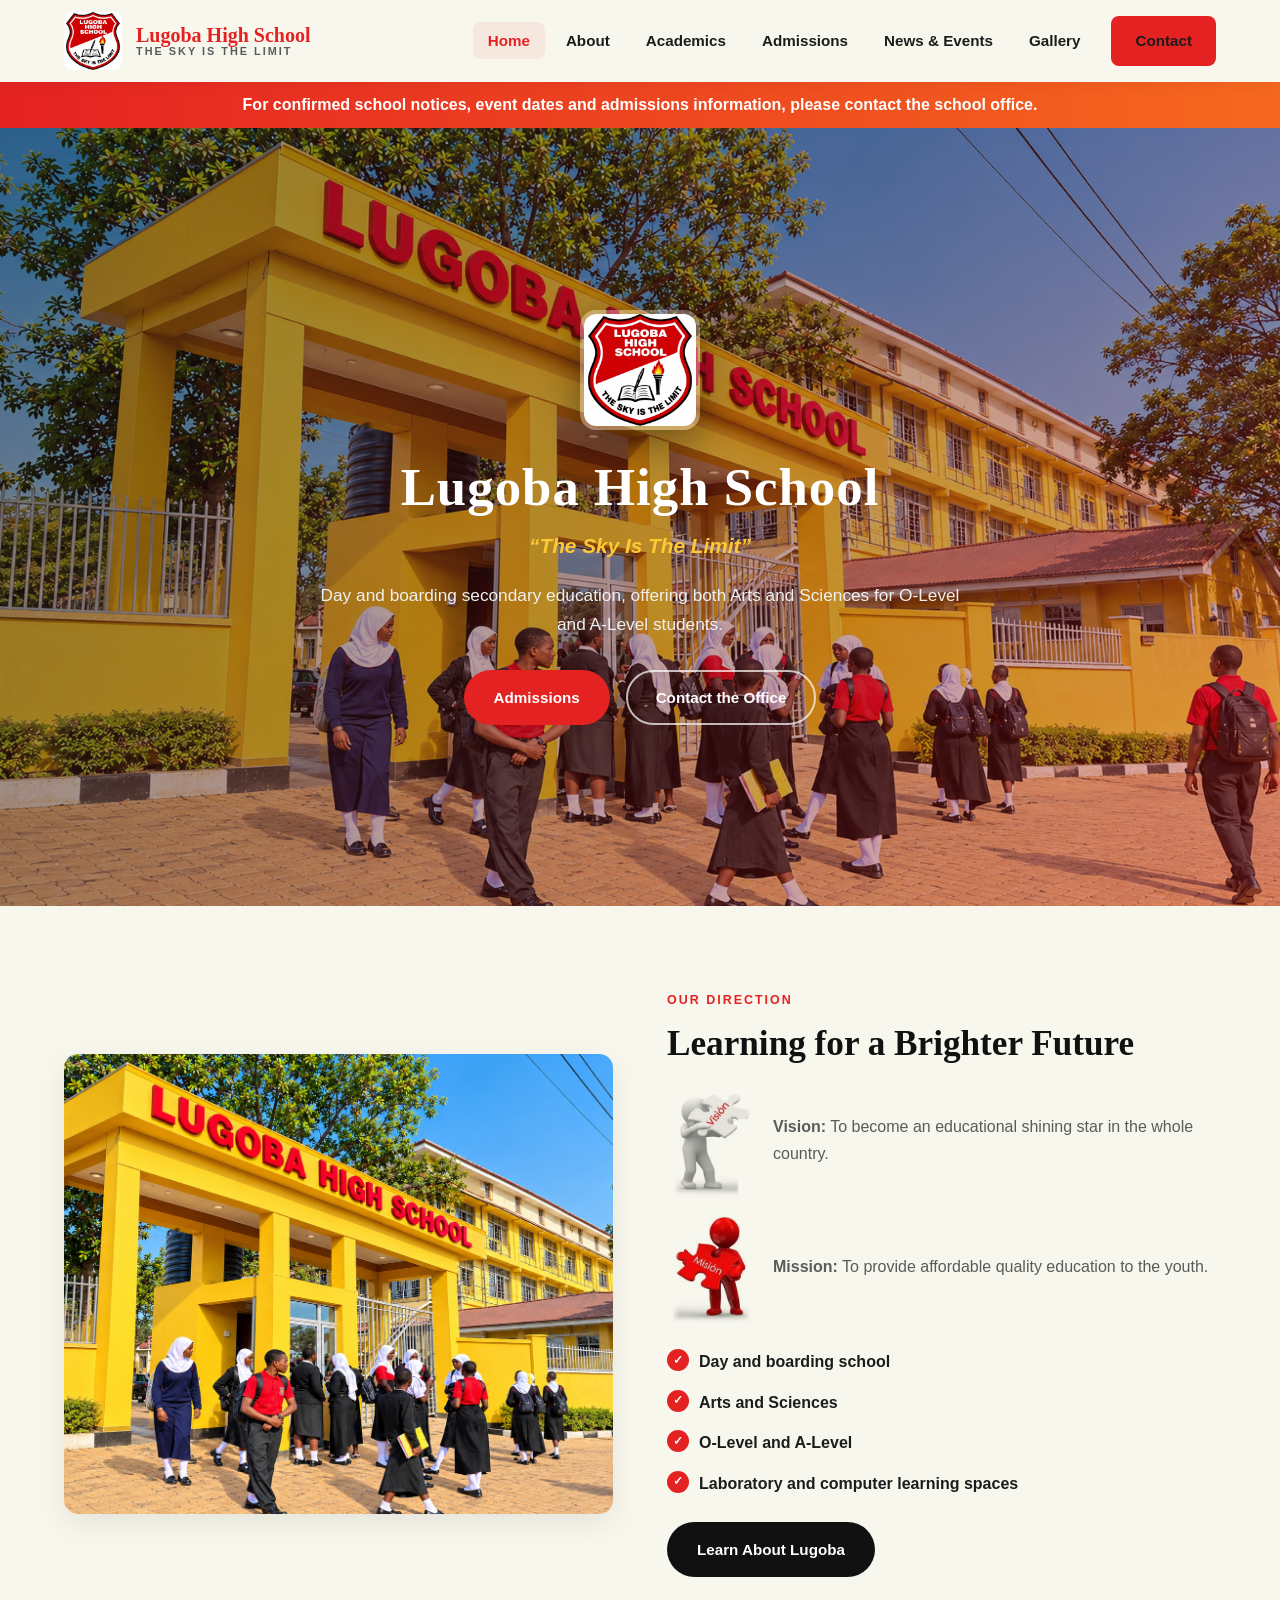
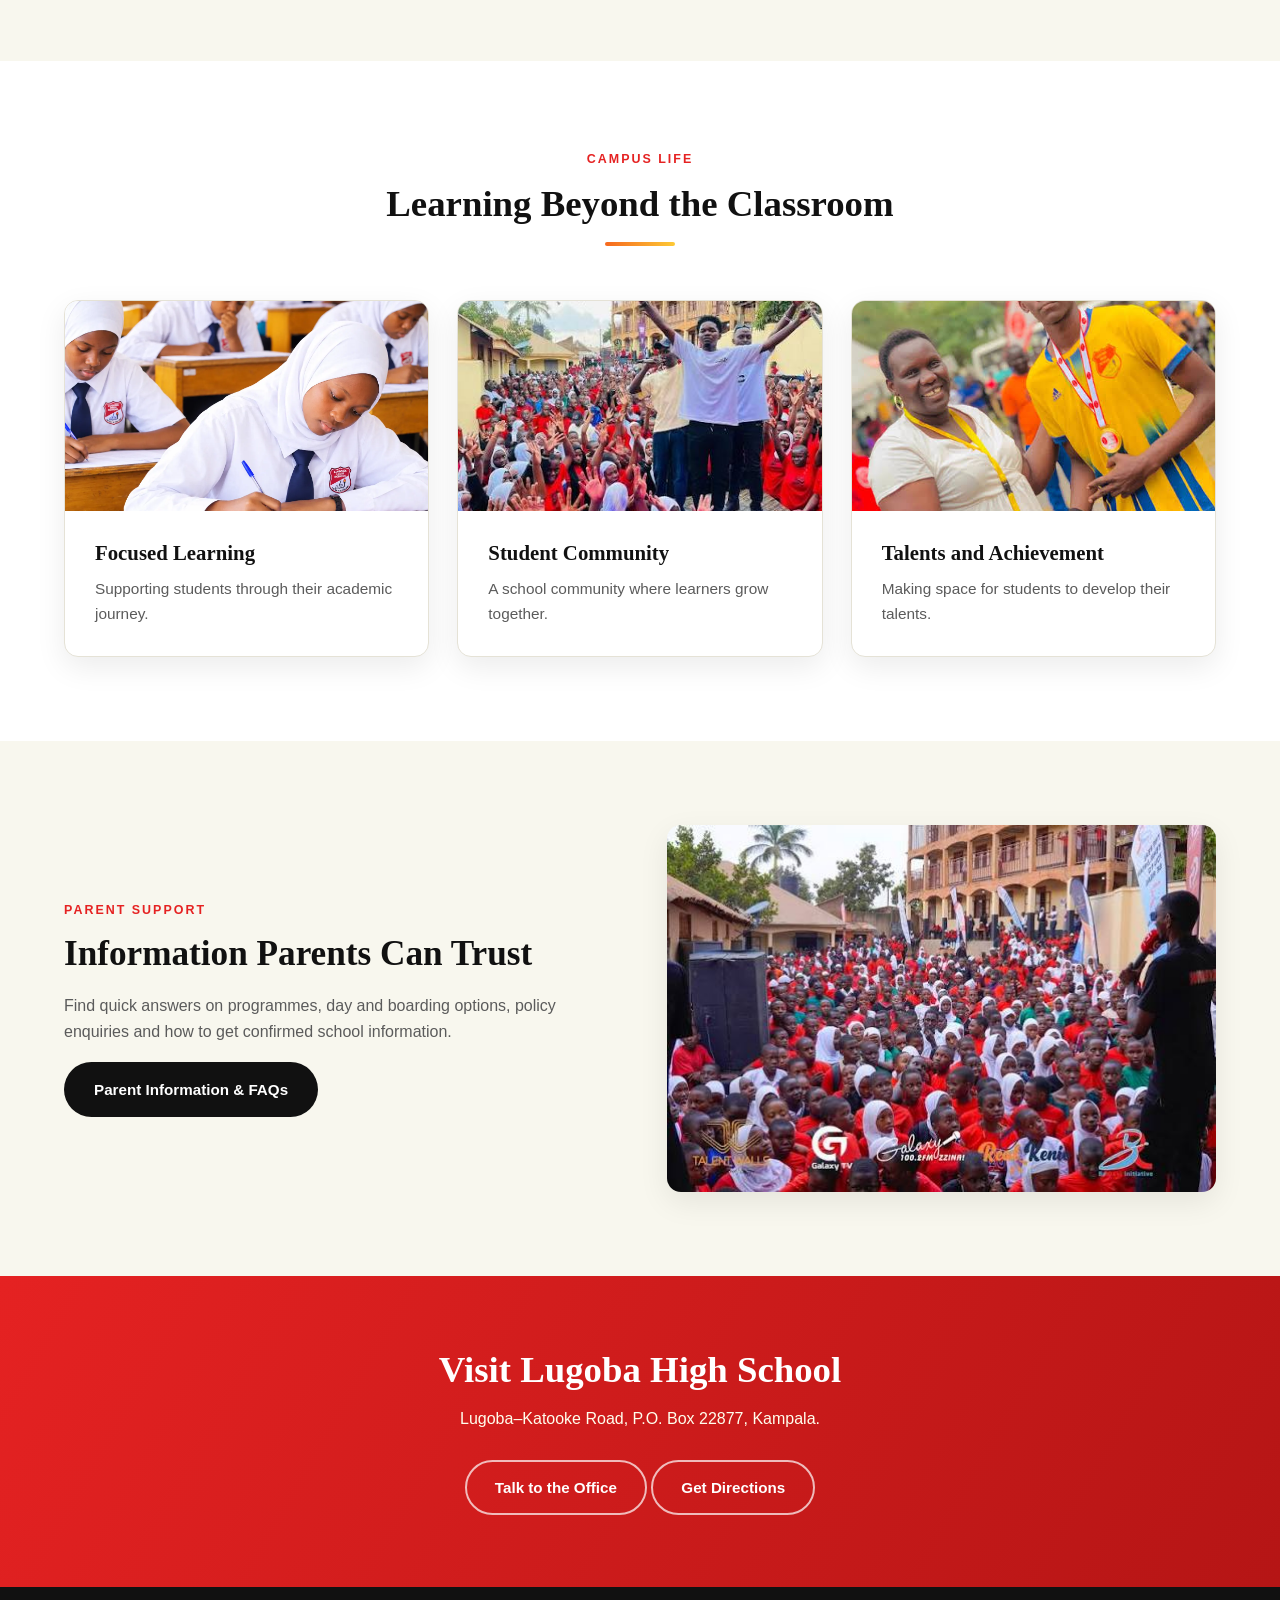
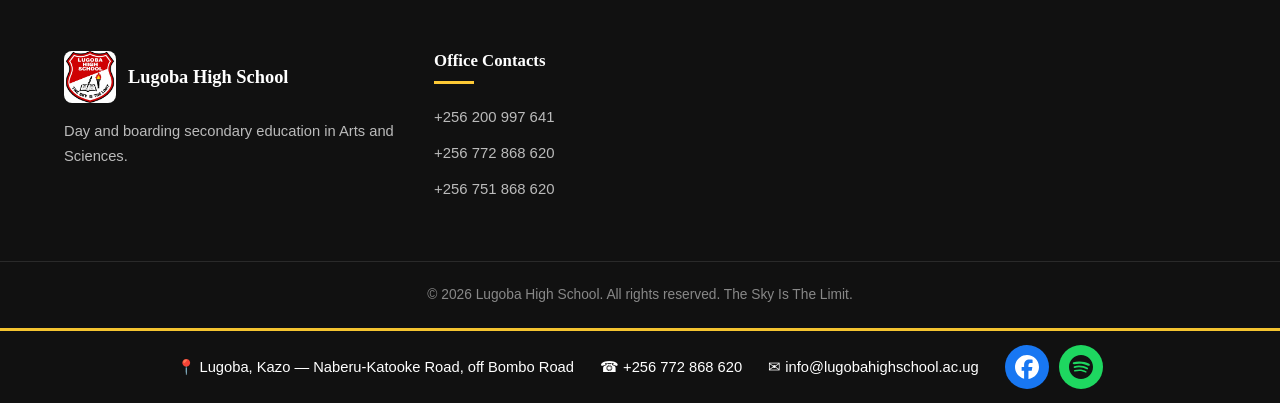
<file: index.html>
<!doctype html><html lang="en"><head><meta charset="utf-8"><meta name="viewport" content="width=device-width,initial-scale=1"><title>Lugoba High School | The Sky Is The Limit</title><meta name="description" content="Day and boarding secondary education in Arts and Sciences."><link rel="canonical" href="https://asha1512-i.github.io/lugoba-high-school/"><link rel="icon" href="img/badge.webp" type="image/png"><meta property="og:type" content="website"><meta property="og:title" content="Lugoba High School | The Sky Is The Limit"><meta property="og:description" content="Day and boarding secondary education in Arts and Sciences."><meta property="og:url" content="https://asha1512-i.github.io/lugoba-high-school/"><meta property="og:image" content="https://asha1512-i.github.io/lugoba-high-school/img/badge.webp"><meta name="twitter:card" content="summary_large_image"><link rel="stylesheet" href="css/styles.css"><style>.purpose-row{display:flex;align-items:center;gap:1rem;margin:0 0 .7rem}.purpose-row img{width:90px;height:115px;object-fit:contain;flex:none}.purpose-row p{margin:0}.purpose-figure{display:block;width:150px;height:190px;object-fit:contain;margin:0 auto 1rem}@media(max-width:480px){.purpose-row img{width:75px;height:105px}}.purpose-row img,.purpose-figure{mix-blend-mode:multiply;box-shadow:none!important;border-radius:0!important}</style></head><body><header class="header"><nav class="nav"><a class="brand" href="index.html"><img src="img/badge.webp" alt="Lugoba badge"><span class="bt">Lugoba High School<span class="bs">The Sky Is The Limit</span></span></a><ul class="menu" id="menu"><li><a class="active" href="index.html">Home</a></li><li><a href="about.html">About</a></li><li><a href="academics.html">Academics</a></li><li><a href="admissions.html">Admissions</a></li><li><a href="news.html">News &amp; Events</a></li><li><a href="gallery.html">Gallery</a></li><li><a class="btn btn-primary" href="contact.html">Contact</a></li></ul><button class="burger" id="burger" aria-label="Menu"><span></span><span></span><span></span></button></nav></header><div class="marquee" role="status"><div class="container">For confirmed school notices, event dates and admissions information, please contact the school office.</div></div><section class="hero"><div class="container"><img class="badge-float" src="img/badge.webp" alt="Lugoba High School badge"><h1>Lugoba High School</h1><p class="motto">“The Sky Is The Limit”</p><p>Day and boarding secondary education, offering both Arts and Sciences for O-Level and A-Level students.</p><div class="hero-btns"><a class="btn btn-primary" href="admissions.html">Admissions</a><a class="btn btn-ghost" href="contact.html">Contact the Office</a></div></div></section><section class="sec"><div class="container two-col reveal"><img src="img/Lugoba%20High%20School%20Entrance%20Scene.png" alt="Lugoba High School campus"><div><span class="kicker">Our direction</span><h2>Learning for a Brighter Future</h2><div class="purpose-row"><img src="img/vision-figure.svg" alt="" loading="lazy"><p><strong>Vision:</strong> To become an educational shining star in the whole country.</p></div><div class="purpose-row"><img src="img/mission-figure.svg" alt="" loading="lazy"><p><strong>Mission:</strong> To provide affordable quality education to the youth.</p></div><ul class="ticks"><li>Day and boarding school</li><li>Arts and Sciences</li><li>O-Level and A-Level</li><li>Laboratory and computer learning spaces</li></ul><a class="btn btn-dark" href="about.html">Learn About Lugoba</a></div></div></section><section class="sec why"><div class="container"><div class="sec-head reveal"><span class="kicker">Campus life</span><h2>Learning Beyond the Classroom</h2><div class="divider"></div></div><div class="grid-3"><div class="card reveal"><img class="top" src="img/classroom.webp" alt="Students learning"><div class="card-body"><h3>Focused Learning</h3><p>Supporting students through their academic journey.</p></div></div><div class="card reveal"><img class="top" src="img/image%201.jpg" alt="Student community"><div class="card-body"><h3>Student Community</h3><p>A school community where learners grow together.</p></div></div><div class="card reveal"><img class="top" src="img/sports.jpg" alt="Student achievement"><div class="card-body"><h3>Talents and Achievement</h3><p>Making space for students to develop their talents.</p></div></div></div></div></section><section class="sec"><div class="container two-col reveal"><div><span class="kicker">Parent support</span><h2>Information Parents Can Trust</h2><p>Find quick answers on programmes, day and boarding options, policy enquiries and how to get confirmed school information.</p><a class="btn btn-dark" href="parents.html">Parent Information &amp; FAQs</a></div><img src="img/image%202.jpg" alt="Students at Lugoba High School"></div></section><section class="cta"><div class="container reveal"><h2>Visit Lugoba High School</h2><p>Lugoba–Katooke Road, P.O. Box 22877, Kampala.</p><a class="btn btn-ghost" href="contact.html">Talk to the Office</a> <a class="btn btn-ghost" target="_blank" rel="noopener" href="https://www.google.com/maps/search/?api=1&amp;query=Lugoba%20Katooke%20Road%2C%20Kampala">Get Directions</a></div></section><footer class="footer"><div class="container"><div class="fgrid"><div><div class="fbrand"><img src="img/badge.webp" alt="Lugoba badge"><b>Lugoba High School</b></div><p>Day and boarding secondary education in Arts and Sciences.</p></div><div><h4>Office Contacts</h4><ul><li><a href="tel:+256200997641">+256 200 997 641</a></li><li><a href="tel:+256772868620">+256 772 868 620</a></li><li><a href="tel:+256751868620">+256 751 868 620</a></li></ul></div></div></div><div class="copy">&copy; 2026 Lugoba High School. All rights reserved. The Sky Is The Limit.</div></footer><script src="js/main.js"></script></body></html>
</file>
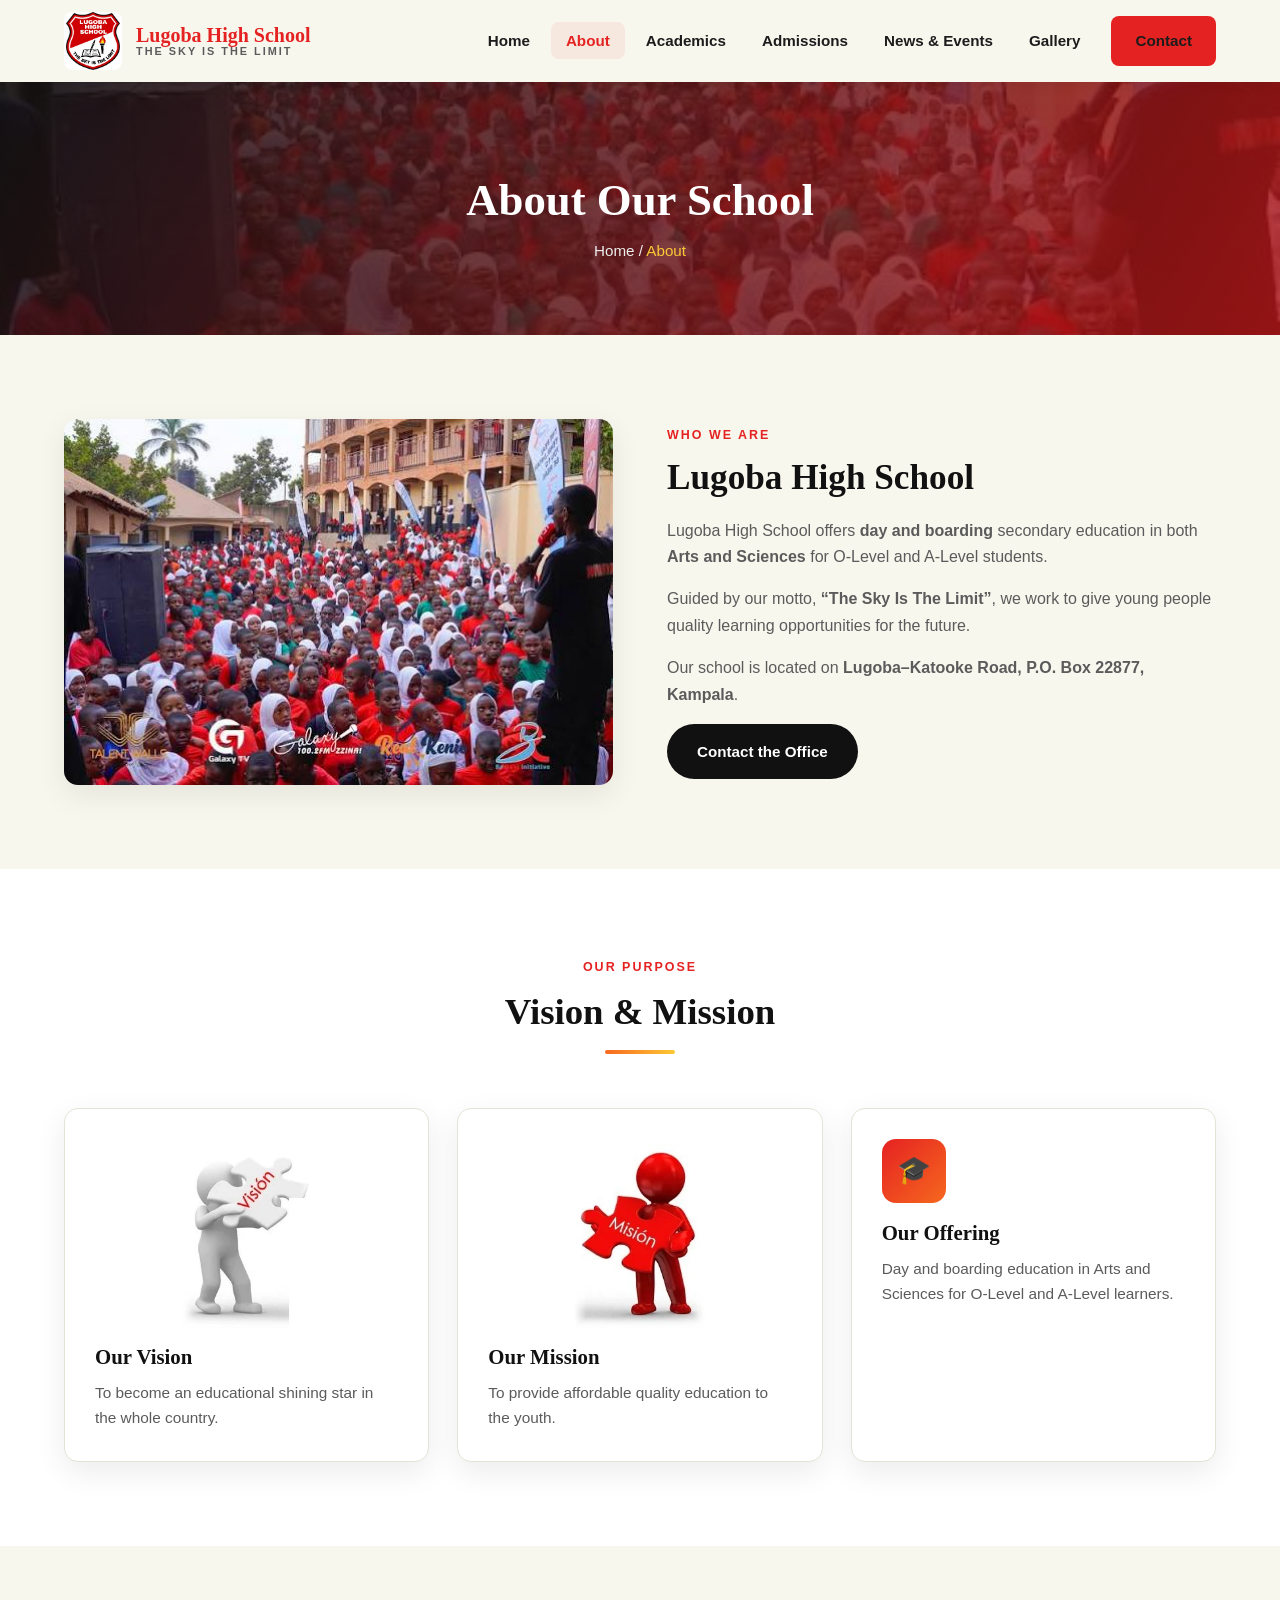
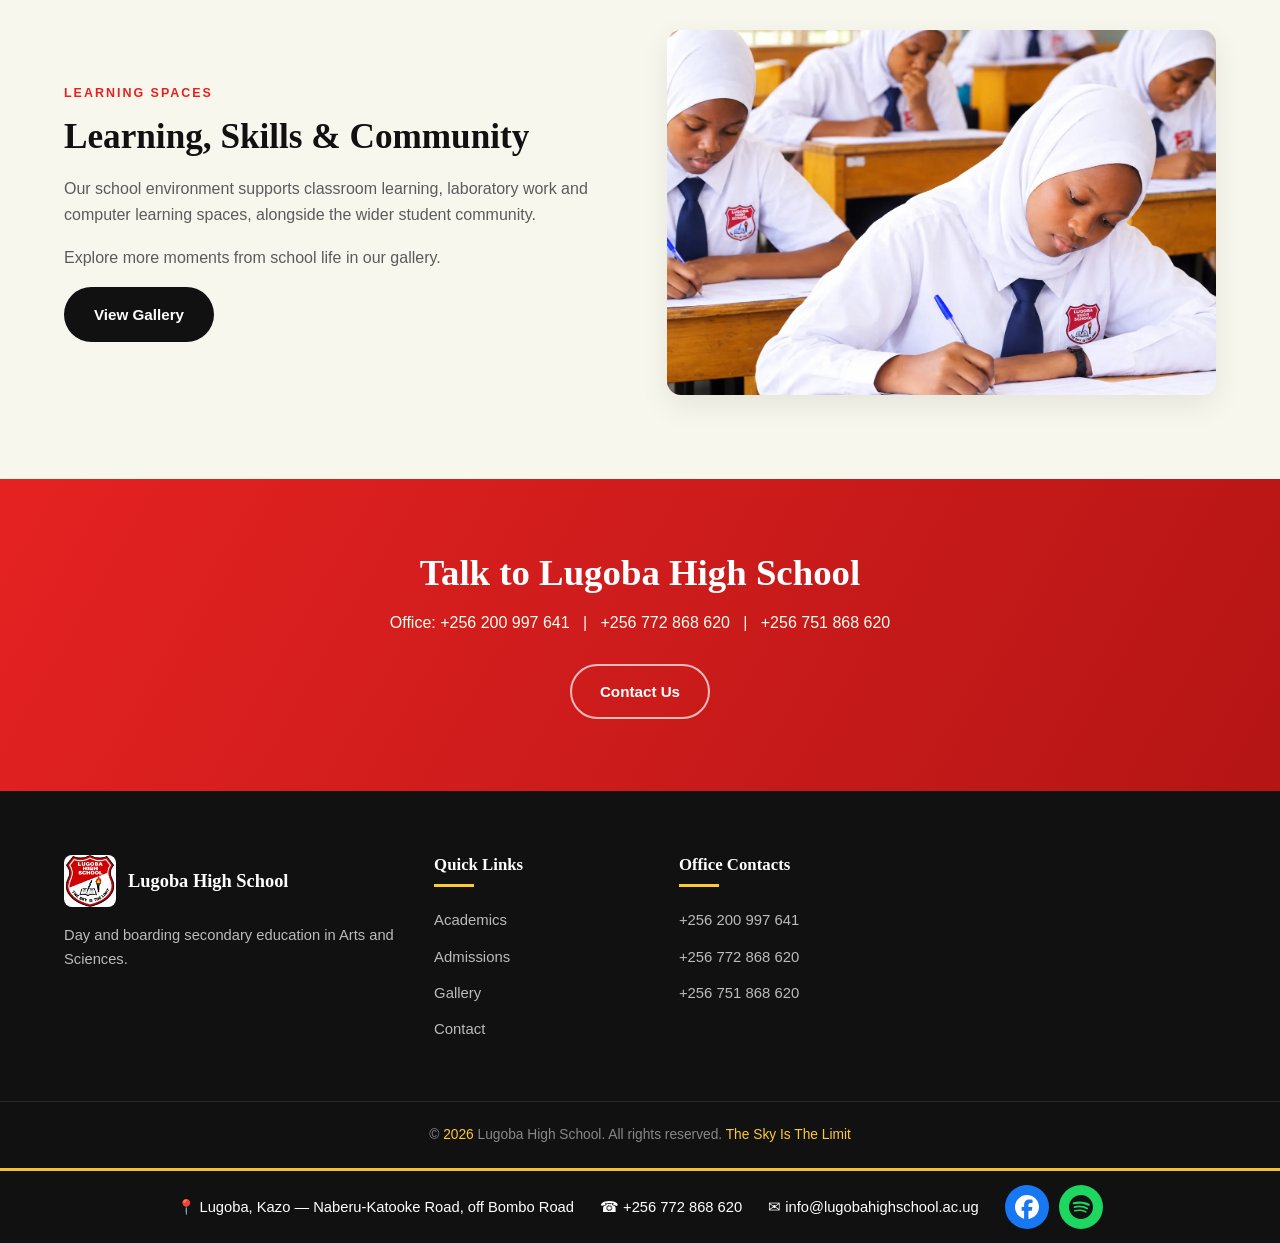
<file: about.html>
<!doctype html><html lang="en"><head><meta charset="utf-8"><meta name="viewport" content="width=device-width,initial-scale=1"><title>About Lugoba High School</title><meta name="description" content="About Lugoba High School: day and boarding education in Arts and Sciences for O-Level and A-Level learners."><link rel="icon" href="img/badge.webp" type="image/png"><link rel="stylesheet" href="css/styles.css"><style>.purpose-row{display:flex;align-items:center;gap:1rem;margin:0 0 .7rem}.purpose-row img{width:90px;height:115px;object-fit:contain;flex:none}.purpose-row p{margin:0}.purpose-figure{display:block;width:150px;height:190px;object-fit:contain;margin:0 auto 1rem}@media(max-width:480px){.purpose-row img{width:75px;height:105px}}.purpose-row img,.purpose-figure{mix-blend-mode:multiply;box-shadow:none!important;border-radius:0!important}</style></head><body><header class="header"><nav class="nav"><a class="brand" href="index.html"><img src="img/badge.webp" alt="Lugoba High School badge"><span class="bt">Lugoba High School<span class="bs">The Sky Is The Limit</span></span></a><ul class="menu" id="menu"><li><a href="index.html">Home</a></li><li><a class="active" href="about.html">About</a></li><li><a href="academics.html">Academics</a></li><li><a href="admissions.html">Admissions</a></li><li><a href="news.html">News &amp; Events</a></li><li><a href="gallery.html">Gallery</a></li><li><a class="btn btn-primary" href="contact.html">Contact</a></li></ul><button class="burger" id="burger" aria-label="Menu"><span></span><span></span><span></span></button></nav></header><section class="banner"><div class="container"><h1>About Our School</h1><div class="crumbs"><a href="index.html">Home</a> / <span>About</span></div></div></section><section class="sec"><div class="container two-col reveal"><img src="img/image%202.jpg" alt="Students at Lugoba High School"><div><span class="kicker">Who we are</span><h2>Lugoba High School</h2><p>Lugoba High School offers <strong>day and boarding</strong> secondary education in both <strong>Arts and Sciences</strong> for O-Level and A-Level students.</p><p>Guided by our motto, <strong>“The Sky Is The Limit”</strong>, we work to give young people quality learning opportunities for the future.</p><p>Our school is located on <strong>Lugoba–Katooke Road, P.O. Box 22877, Kampala</strong>.</p><a class="btn btn-dark" href="contact.html">Contact the Office</a></div></div></section><section class="sec why"><div class="container"><div class="sec-head reveal"><span class="kicker">Our purpose</span><h2>Vision &amp; Mission</h2><div class="divider"></div></div><div class="grid-3"><div class="card reveal"><div class="card-body"><img class="purpose-figure" src="img/vision-figure.svg" alt="" loading="lazy"><h3>Our Vision</h3><p>To become an educational shining star in the whole country.</p></div></div><div class="card reveal"><div class="card-body"><img class="purpose-figure" src="img/mission-figure.svg" alt="" loading="lazy"><h3>Our Mission</h3><p>To provide affordable quality education to the youth.</p></div></div><div class="card reveal"><div class="card-body"><div class="ico">&#127891;</div><h3>Our Offering</h3><p>Day and boarding education in Arts and Sciences for O-Level and A-Level learners.</p></div></div></div></div></section><section class="sec"><div class="container two-col reveal"><div><span class="kicker">Learning spaces</span><h2>Learning, Skills &amp; Community</h2><p>Our school environment supports classroom learning, laboratory work and computer learning spaces, alongside the wider student community.</p><p>Explore more moments from school life in our gallery.</p><a class="btn btn-dark" href="gallery.html">View Gallery</a></div><img src="img/classroom.webp" alt="Students learning at Lugoba High School"></div></section><section class="cta"><div class="container reveal"><h2>Talk to Lugoba High School</h2><p>Office: +256 200 997 641 &nbsp; | &nbsp; +256 772 868 620 &nbsp; | &nbsp; +256 751 868 620</p><a class="btn btn-ghost" href="contact.html">Contact Us</a></div></section><footer class="footer"><div class="container"><div class="fgrid"><div><div class="fbrand"><img src="img/badge.webp" alt="Lugoba High School badge"><b>Lugoba High School</b></div><p>Day and boarding secondary education in Arts and Sciences.</p></div><div><h4>Quick Links</h4><ul><li><a href="academics.html">Academics</a></li><li><a href="admissions.html">Admissions</a></li><li><a href="gallery.html">Gallery</a></li><li><a href="contact.html">Contact</a></li></ul></div><div><h4>Office Contacts</h4><ul><li><a href="tel:+256200997641">+256 200 997 641</a></li><li><a href="tel:+256772868620">+256 772 868 620</a></li><li><a href="tel:+256751868620">+256 751 868 620</a></li></ul></div></div></div><div class="copy">&copy; <span id="year">2026</span> Lugoba High School. All rights reserved. <span>The Sky Is The Limit</span></div></footer><script src="js/main.js"></script></body></html>
</file>
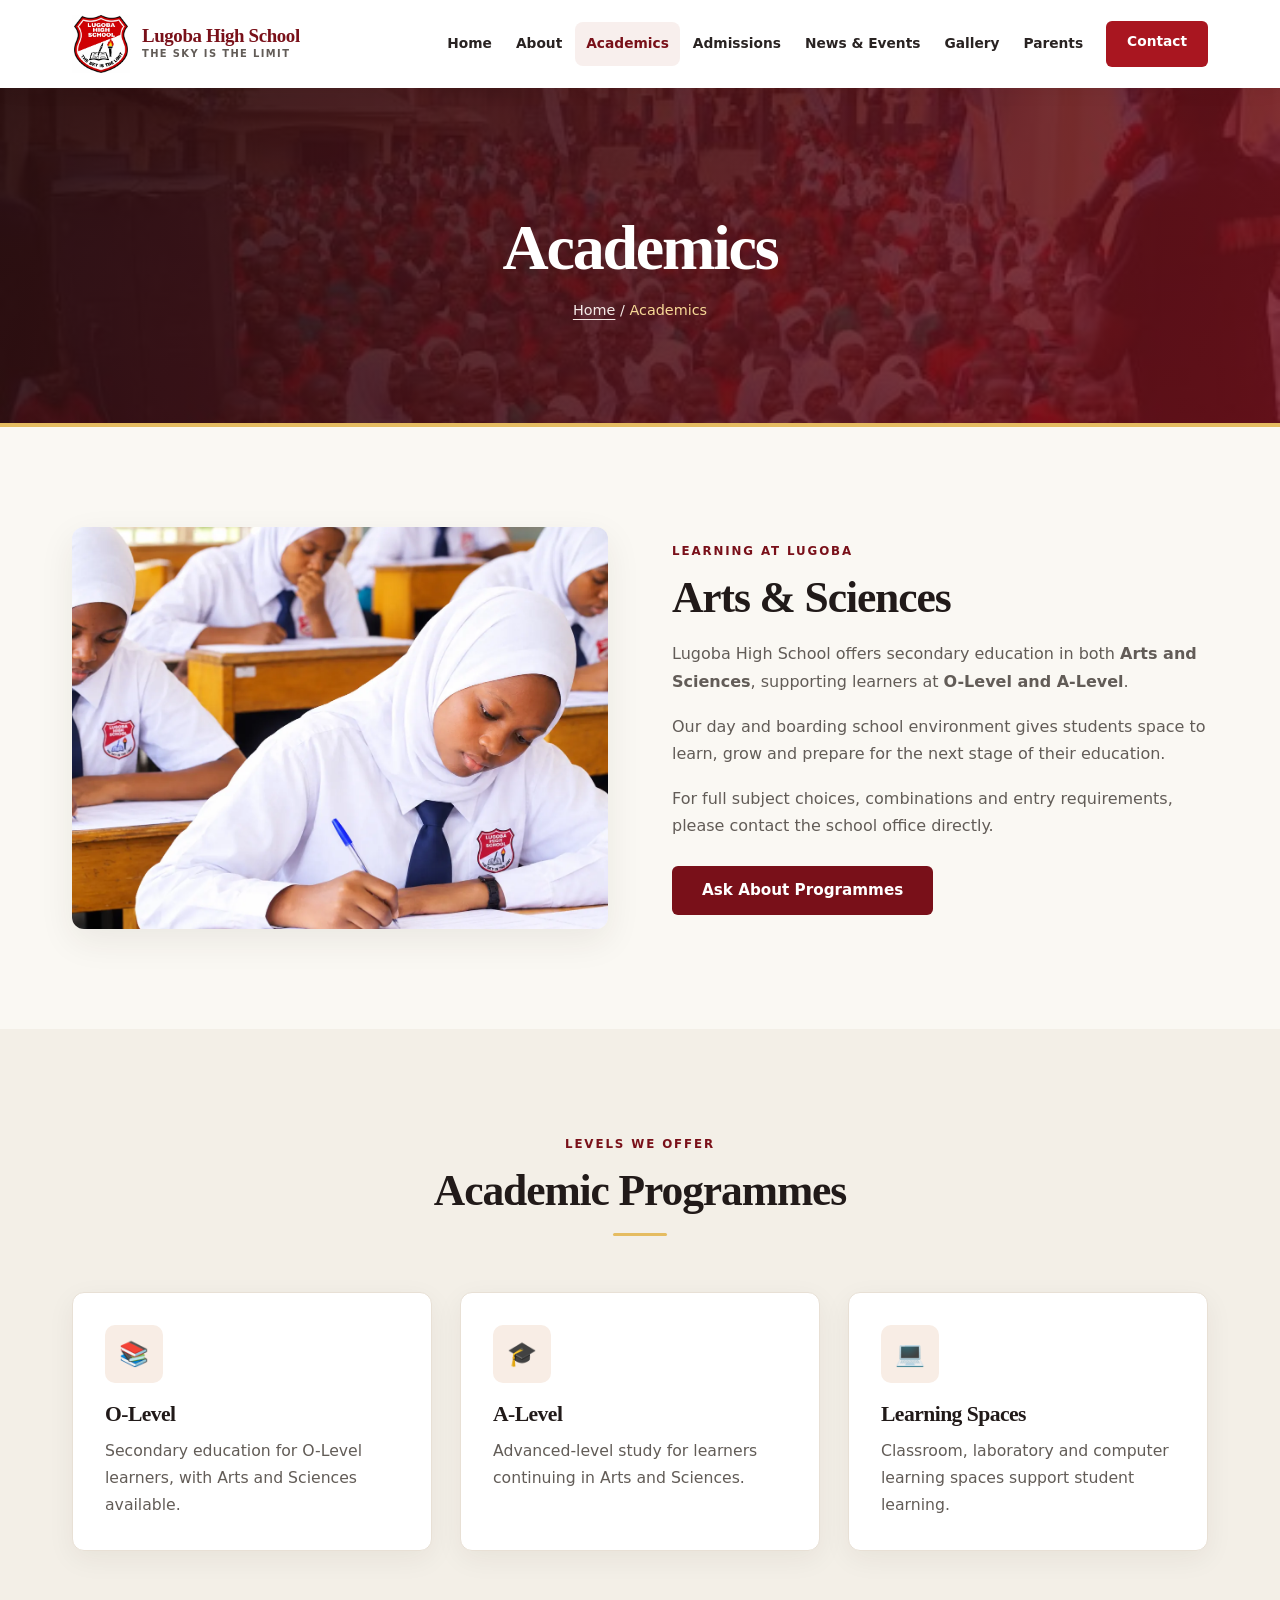
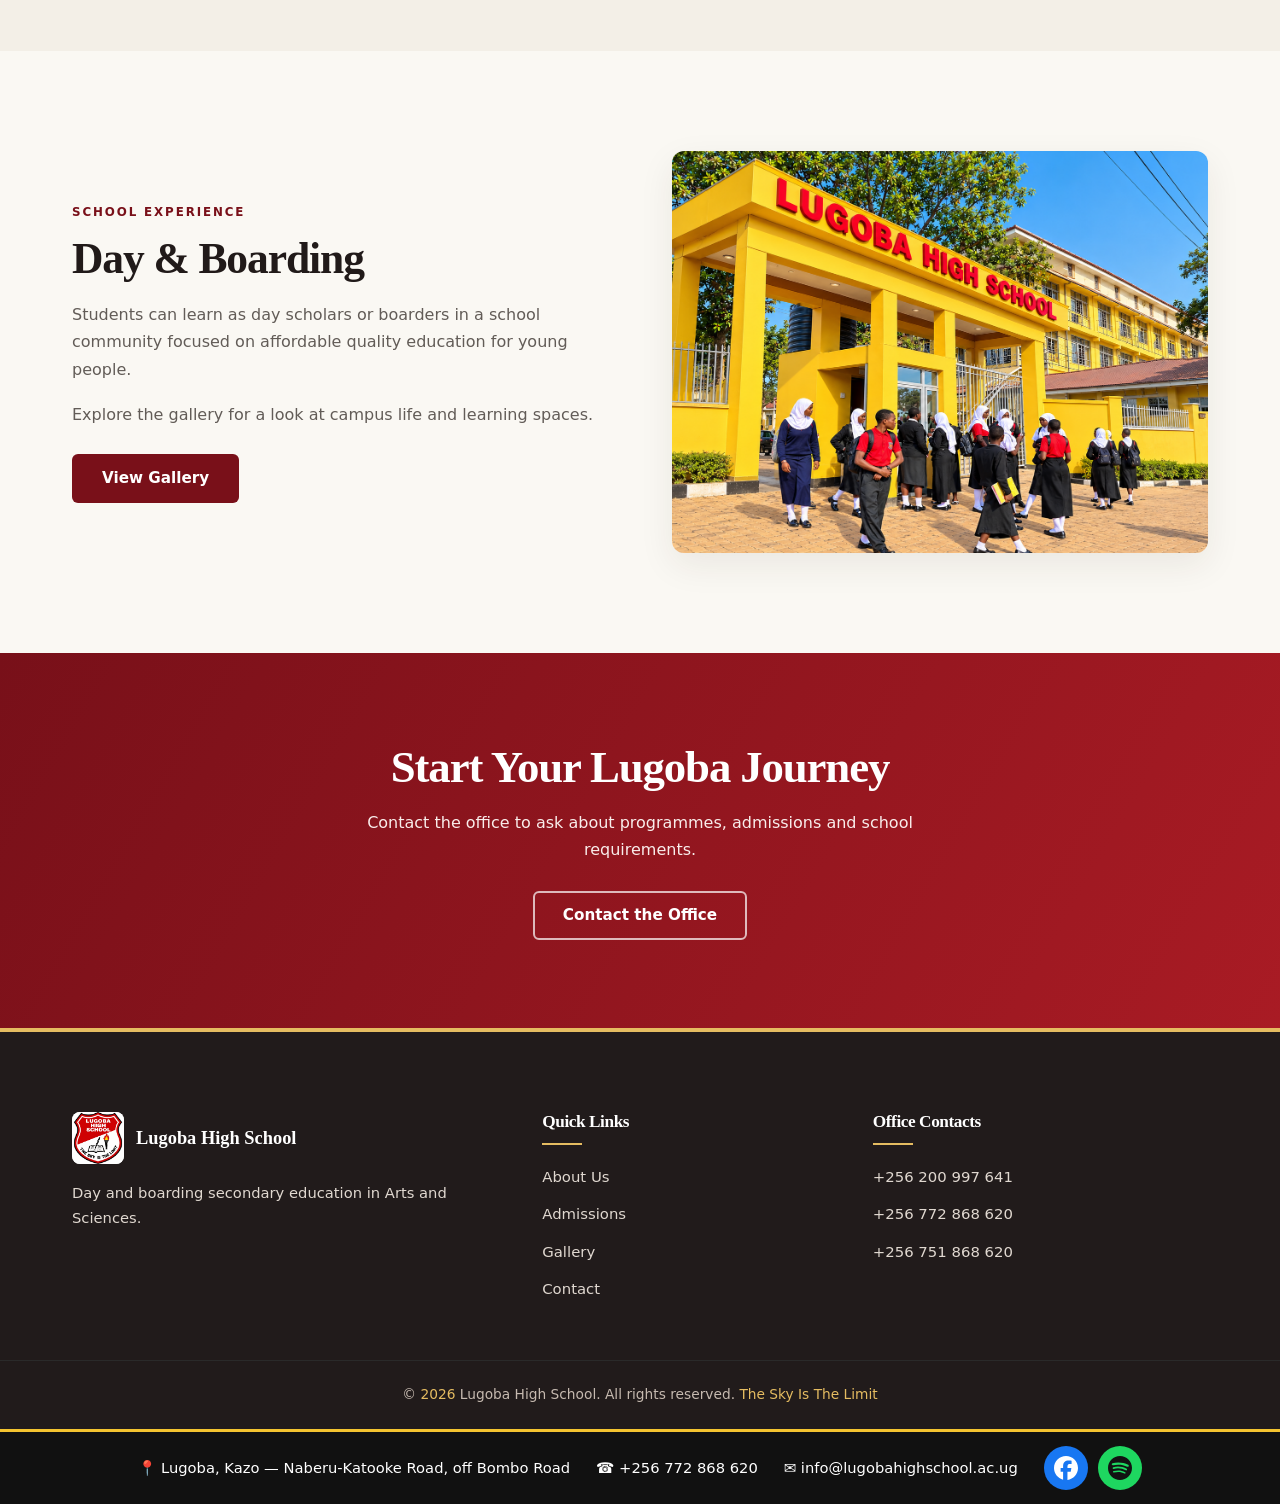
<file: academics.html>
<!doctype html><html lang="en"><head><meta charset="utf-8"><meta name="viewport" content="width=device-width,initial-scale=1"><title>Academics | Lugoba High School</title><meta name="description" content="Academic programmes at Lugoba High School: Arts and Sciences for O-Level and A-Level students."><link rel="icon" href="img/badge.webp" type="image/png"><link rel="stylesheet" href="css/styles.css"><link rel="stylesheet" href="css/shared-redesign.css"></head><body><header class="header"><nav class="nav"><a class="brand" href="index.html"><img src="img/badge.webp" alt="Lugoba High School badge"><span class="bt">Lugoba High School<span class="bs">The Sky Is The Limit</span></span></a><ul class="menu" id="menu"><li><a href="index.html">Home</a></li><li><a href="about.html">About</a></li><li><a class="active" href="academics.html">Academics</a></li><li><a href="admissions.html">Admissions</a></li><li><a href="news.html">News &amp; Events</a></li><li><a href="gallery.html">Gallery</a></li><li><a href="parents.html">Parents</a></li><li><a class="btn btn-primary" href="contact.html">Contact</a></li></ul><button class="burger" id="burger" type="button" aria-label="Open navigation menu" aria-controls="menu" aria-expanded="false"><span></span><span></span><span></span></button></nav></header><section class="banner"><div class="container"><h1>Academics</h1><div class="crumbs"><a href="index.html">Home</a> / <span>Academics</span></div></div></section><section class="sec"><div class="container two-col reveal"><img src="img/classroom.webp" alt="Students learning at Lugoba High School"><div><span class="kicker">Learning at Lugoba</span><h2>Arts &amp; Sciences</h2><p>Lugoba High School offers secondary education in both <strong>Arts and Sciences</strong>, supporting learners at <strong>O-Level and A-Level</strong>.</p><p>Our day and boarding school environment gives students space to learn, grow and prepare for the next stage of their education.</p><p>For full subject choices, combinations and entry requirements, please contact the school office directly.</p><a class="btn btn-dark" href="contact.html">Ask About Programmes</a></div></div></section><section class="sec why"><div class="container"><div class="sec-head reveal"><span class="kicker">Levels we offer</span><h2>Academic Programmes</h2><div class="divider"></div></div><div class="grid-3"><div class="card reveal"><div class="card-body"><div class="ico">&#128218;</div><h3>O-Level</h3><p>Secondary education for O-Level learners, with Arts and Sciences available.</p></div></div><div class="card reveal"><div class="card-body"><div class="ico">&#127891;</div><h3>A-Level</h3><p>Advanced-level study for learners continuing in Arts and Sciences.</p></div></div><div class="card reveal"><div class="card-body"><div class="ico">&#128187;</div><h3>Learning Spaces</h3><p>Classroom, laboratory and computer learning spaces support student learning.</p></div></div></div></div></section><section class="sec"><div class="container two-col reveal"><div><span class="kicker">School experience</span><h2>Day &amp; Boarding</h2><p>Students can learn as day scholars or boarders in a school community focused on affordable quality education for young people.</p><p>Explore the gallery for a look at campus life and learning spaces.</p><a class="btn btn-dark" href="gallery.html">View Gallery</a></div><img src="img/Lugoba%20High%20School%20Entrance%20Scene.png" alt="Lugoba High School campus"></div></section><section class="cta"><div class="container reveal"><h2>Start Your Lugoba Journey</h2><p>Contact the office to ask about programmes, admissions and school requirements.</p><a class="btn btn-ghost" href="contact.html">Contact the Office</a></div></section><footer class="footer"><div class="container"><div class="fgrid"><div><div class="fbrand"><img src="img/badge.webp" alt="Lugoba High School badge"><b>Lugoba High School</b></div><p>Day and boarding secondary education in Arts and Sciences.</p></div><div><h4>Quick Links</h4><ul><li><a href="about.html">About Us</a></li><li><a href="admissions.html">Admissions</a></li><li><a href="gallery.html">Gallery</a></li><li><a href="contact.html">Contact</a></li></ul></div><div><h4>Office Contacts</h4><ul><li><a href="tel:+256200997641">+256 200 997 641</a></li><li><a href="tel:+256772868620">+256 772 868 620</a></li><li><a href="tel:+256751868620">+256 751 868 620</a></li></ul></div></div></div><div class="copy">&copy; <span id="year">2026</span> Lugoba High School. All rights reserved. <span>The Sky Is The Limit</span></div></footer><script src="js/main.js"></script></body></html>
</file>
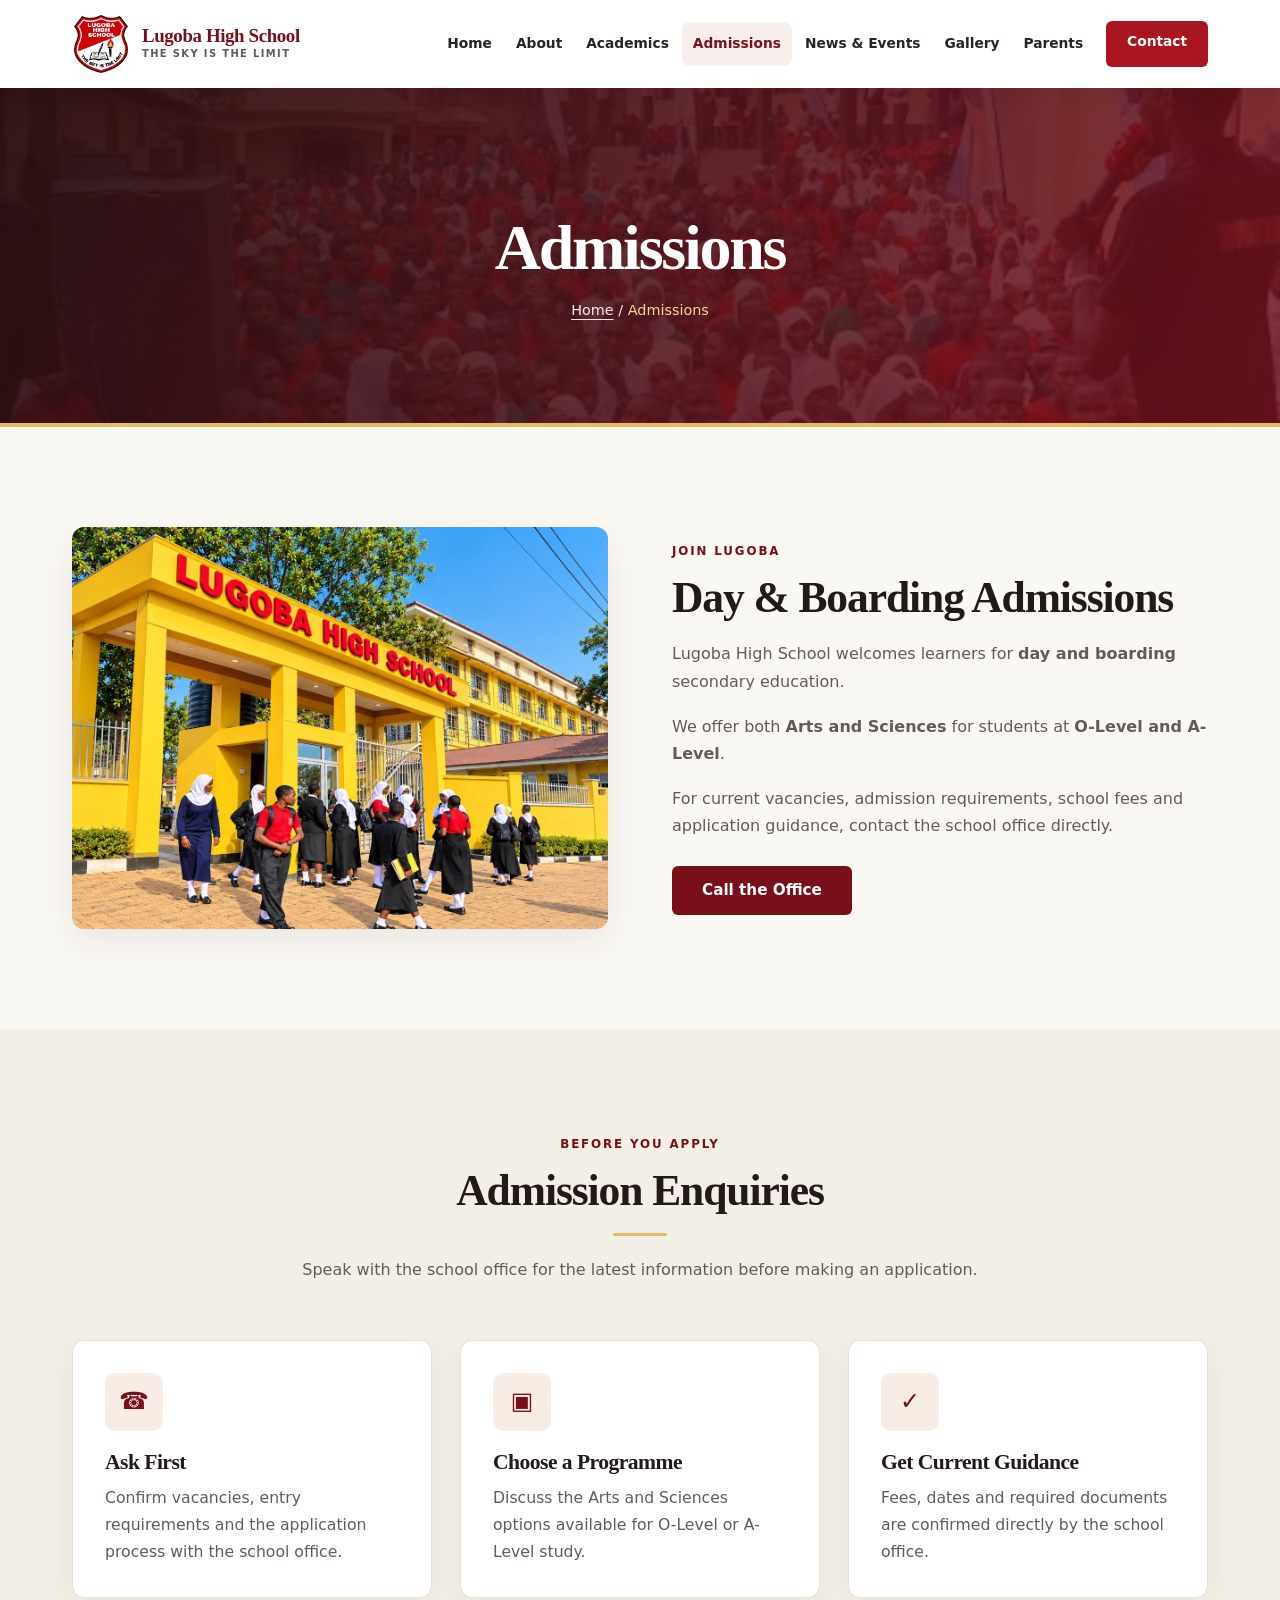
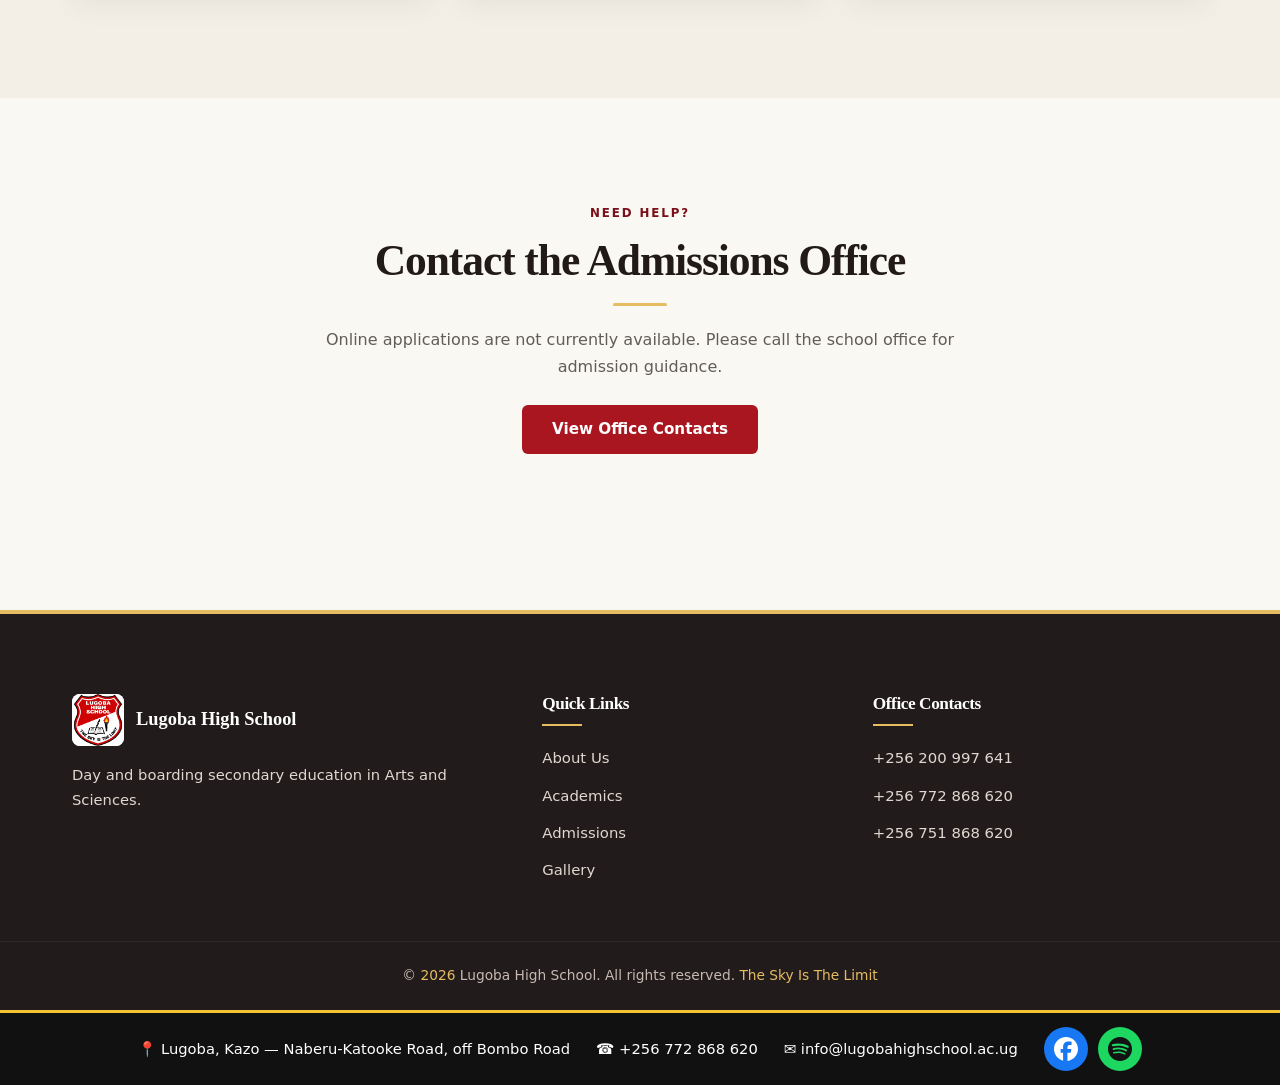
<file: admissions.html>
<!doctype html>
<html lang="en">
<head>
  <meta charset="utf-8">
  <meta name="viewport" content="width=device-width,initial-scale=1">
  <title>Admissions | Lugoba High School</title>
  <meta name="description" content="Admissions information for Lugoba High School day and boarding O-Level and A-Level programmes.">
  <link rel="icon" href="img/badge.webp" type="image/png">
  <link rel="stylesheet" href="css/styles.css"><link rel="stylesheet" href="css/shared-redesign.css">
</head>
<body>
  <header class="header">
    <nav class="nav">
      <a class="brand" href="index.html">
        <img src="img/badge.webp" alt="Lugoba High School badge" width="700" height="700">
        <span class="bt">Lugoba High School<span class="bs">The Sky Is The Limit</span></span>
      </a>
      <ul class="menu" id="menu">
        <li><a href="index.html">Home</a></li>
        <li><a href="about.html">About</a></li>
        <li><a href="academics.html">Academics</a></li>
        <li><a class="active" href="admissions.html">Admissions</a></li>
        <li><a href="news.html">News &amp; Events</a></li>
        <li><a href="gallery.html">Gallery</a></li>
        <li><a href="parents.html">Parents</a></li>
        <li><a class="btn btn-primary" href="contact.html">Contact</a></li>
      </ul>
      <button class="burger" id="burger" type="button" aria-label="Open navigation menu" aria-controls="menu" aria-expanded="false"><span></span><span></span><span></span></button>
    </nav>
  </header>

  <section class="banner">
    <div class="container">
      <h1>Admissions</h1>
      <div class="crumbs"><a href="index.html">Home</a> / <span>Admissions</span></div>
    </div>
  </section>

  <main>
    <section class="sec">
      <div class="container two-col reveal">
        <img src="img/entrance.webp" alt="Lugoba High School campus entrance" width="1600" height="900" loading="lazy" decoding="async">
        <div>
          <span class="kicker">Join Lugoba</span>
          <h2>Day &amp; Boarding Admissions</h2>
          <p>Lugoba High School welcomes learners for <strong>day and boarding</strong> secondary education.</p>
          <p>We offer both <strong>Arts and Sciences</strong> for students at <strong>O-Level and A-Level</strong>.</p>
          <p>For current vacancies, admission requirements, school fees and application guidance, contact the school office directly.</p>
          <a class="btn btn-dark" href="tel:+256200997641">Call the Office</a>
        </div>
      </div>
    </section>

    <section class="sec why">
      <div class="container">
        <div class="sec-head reveal">
          <span class="kicker">Before you apply</span>
          <h2>Admission Enquiries</h2>
          <div class="divider"></div>
          <p>Speak with the school office for the latest information before making an application.</p>
        </div>
        <div class="grid-3">
          <article class="card reveal">
            <div class="card-body">
              <div class="ico">☎</div>
              <h3>Ask First</h3>
              <p>Confirm vacancies, entry requirements and the application process with the school office.</p>
            </div>
          </article>
          <article class="card reveal">
            <div class="card-body">
              <div class="ico">▣</div>
              <h3>Choose a Programme</h3>
              <p>Discuss the Arts and Sciences options available for O-Level or A-Level study.</p>
            </div>
          </article>
          <article class="card reveal">
            <div class="card-body">
              <div class="ico">✓</div>
              <h3>Get Current Guidance</h3>
              <p>Fees, dates and required documents are confirmed directly by the school office.</p>
            </div>
          </article>
        </div>
      </div>
    </section>

    <section class="sec">
      <div class="container sec-head reveal">
        <span class="kicker">Need help?</span>
        <h2>Contact the Admissions Office</h2>
        <div class="divider"></div>
        <p>Online applications are not currently available. Please call the school office for admission guidance.</p>
        <a class="btn btn-primary" href="contact.html">View Office Contacts</a>
      </div>
    </section>
  </main>

  <footer class="footer">
    <div class="container">
      <div class="fgrid">
        <div>
          <div class="fbrand"><img src="img/badge.webp" alt="Lugoba High School badge" width="700" height="700" loading="lazy" decoding="async"><b>Lugoba High School</b></div>
          <p>Day and boarding secondary education in Arts and Sciences.</p>
        </div>
        <div>
          <h4>Quick Links</h4>
          <ul><li><a href="about.html">About Us</a></li><li><a href="academics.html">Academics</a></li><li><a href="admissions.html">Admissions</a></li><li><a href="gallery.html">Gallery</a></li></ul>
        </div>
        <div>
          <h4>Office Contacts</h4>
          <ul><li><a href="tel:+256200997641">+256 200 997 641</a></li><li><a href="tel:+256772868620">+256 772 868 620</a></li><li><a href="tel:+256751868620">+256 751 868 620</a></li></ul>
        </div>
      </div>
    </div>
    <div class="copy">&copy; <span id="year">2026</span> Lugoba High School. All rights reserved. <span>The Sky Is The Limit</span></div>
  </footer>
  <script src="js/main.js"></script>
</body>
</html>
</file>
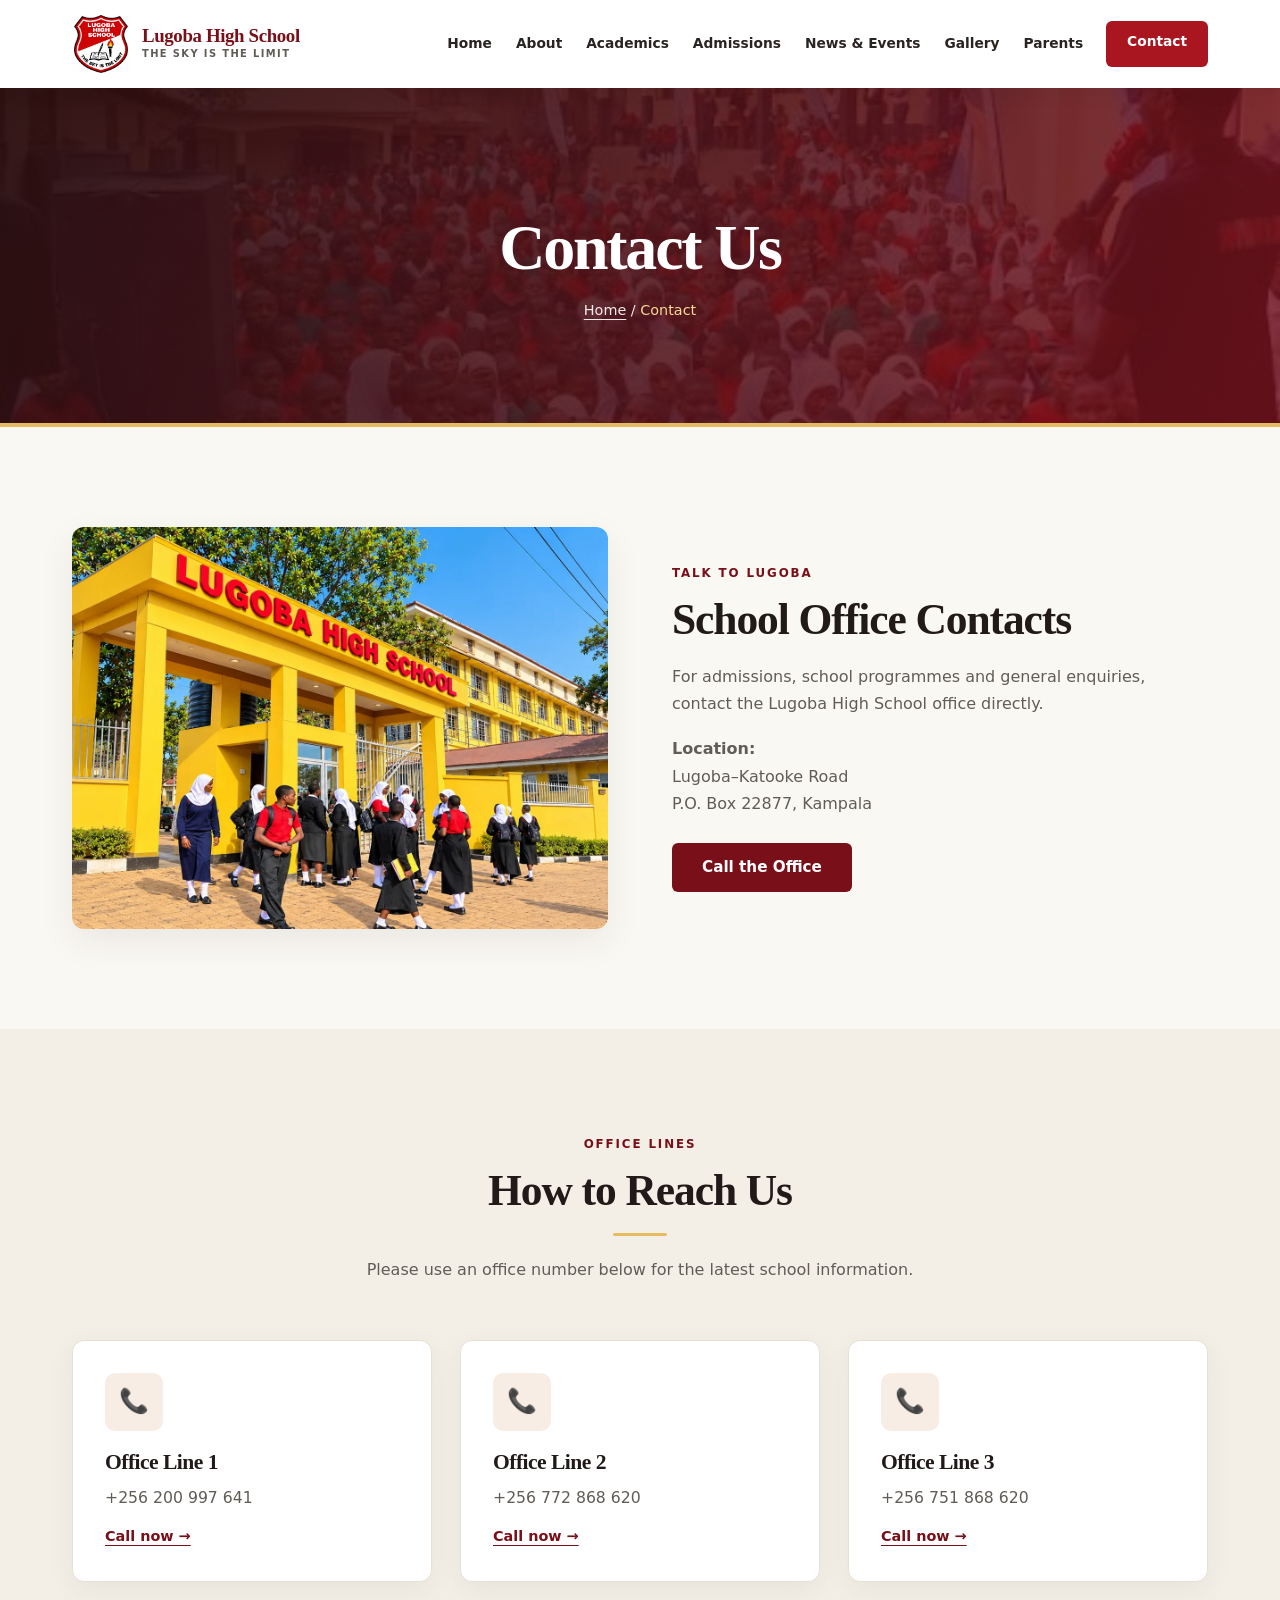
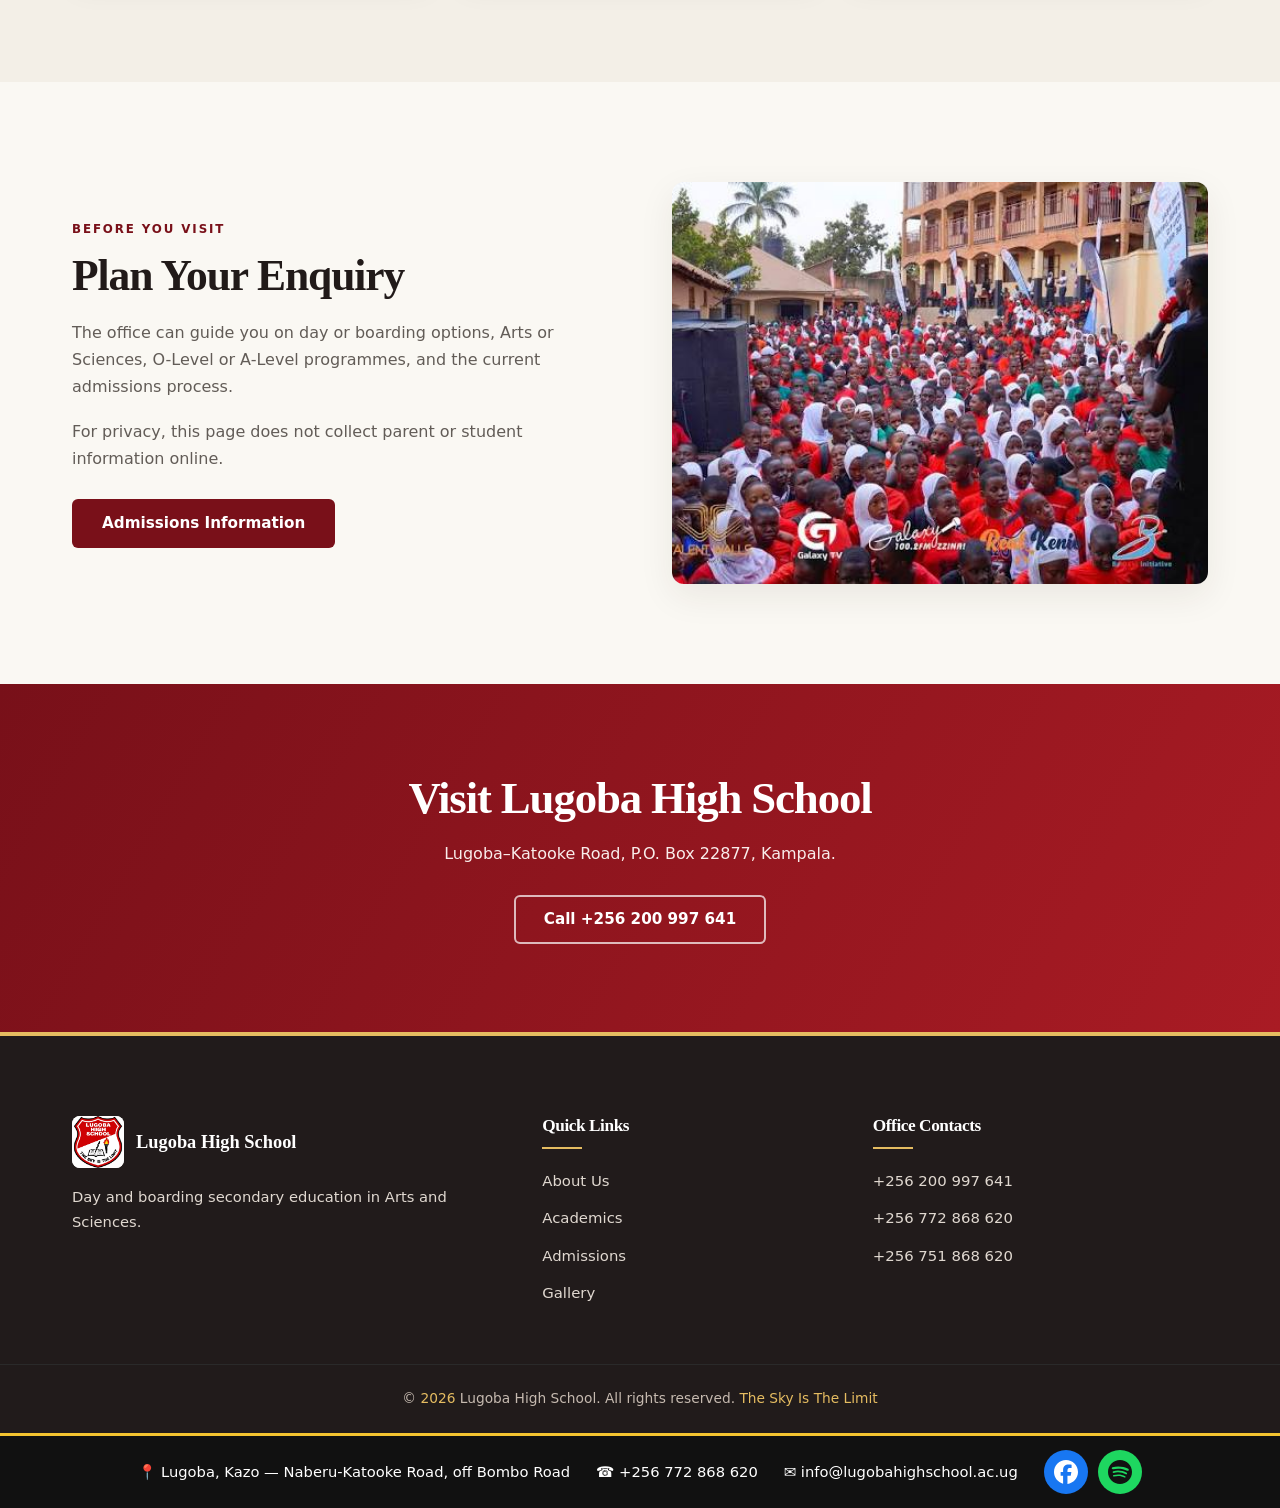
<file: contact.html>
<!doctype html><html lang="en"><head><meta charset="utf-8"><meta name="viewport" content="width=device-width,initial-scale=1"><title>Contact | Lugoba High School</title><meta name="description" content="Contact Lugoba High School office for admissions and school enquiries."><link rel="icon" href="img/badge.webp" type="image/png"><link rel="stylesheet" href="css/styles.css"><link rel="stylesheet" href="css/shared-redesign.css"></head><body><header class="header"><nav class="nav"><a class="brand" href="index.html"><img src="img/badge.webp" alt="Lugoba High School badge" width="700" height="700"><span class="bt">Lugoba High School<span class="bs">The Sky Is The Limit</span></span></a><ul class="menu" id="menu"><li><a href="index.html">Home</a></li><li><a href="about.html">About</a></li><li><a href="academics.html">Academics</a></li><li><a href="admissions.html">Admissions</a></li><li><a href="news.html">News &amp; Events</a></li><li><a href="gallery.html">Gallery</a></li><li><a href="parents.html">Parents</a></li><li><a class="btn btn-primary active" href="contact.html">Contact</a></li></ul><button class="burger" id="burger" type="button" aria-label="Open navigation menu" aria-controls="menu" aria-expanded="false"><span></span><span></span><span></span></button></nav></header><section class="banner"><div class="container"><h1>Contact Us</h1><div class="crumbs"><a href="index.html">Home</a> / <span>Contact</span></div></div></section><section class="sec"><div class="container two-col reveal"><img src="img/entrance.webp" alt="Lugoba High School campus entrance" width="1600" height="900"><div><span class="kicker">Talk to Lugoba</span><h2>School Office Contacts</h2><p>For admissions, school programmes and general enquiries, contact the Lugoba High School office directly.</p><p><strong>Location:</strong><br>Lugoba–Katooke Road<br>P.O. Box 22877, Kampala</p><a class="btn btn-dark" href="tel:+256200997641">Call the Office</a></div></div></section><section class="sec why"><div class="container"><div class="sec-head reveal"><span class="kicker">Office lines</span><h2>How to Reach Us</h2><div class="divider"></div><p>Please use an office number below for the latest school information.</p></div><div class="grid-3"><div class="card reveal"><div class="card-body"><div class="ico">&#128222;</div><h3>Office Line 1</h3><p><a href="tel:+256200997641">+256 200 997 641</a></p><a class="readmore" href="tel:+256200997641">Call now &rarr;</a></div></div><div class="card reveal"><div class="card-body"><div class="ico">&#128222;</div><h3>Office Line 2</h3><p><a href="tel:+256772868620">+256 772 868 620</a></p><a class="readmore" href="tel:+256772868620">Call now &rarr;</a></div></div><div class="card reveal"><div class="card-body"><div class="ico">&#128222;</div><h3>Office Line 3</h3><p><a href="tel:+256751868620">+256 751 868 620</a></p><a class="readmore" href="tel:+256751868620">Call now &rarr;</a></div></div></div></div></section><section class="sec"><div class="container two-col reveal"><div><span class="kicker">Before you visit</span><h2>Plan Your Enquiry</h2><p>The office can guide you on day or boarding options, Arts or Sciences, O-Level or A-Level programmes, and the current admissions process.</p><p>For privacy, this page does not collect parent or student information online.</p><a class="btn btn-dark" href="admissions.html">Admissions Information</a></div><img src="img/image%202.jpg" alt="Students at Lugoba High School" width="547" height="365" loading="lazy" decoding="async"></div></section><section class="cta"><div class="container reveal"><h2>Visit Lugoba High School</h2><p>Lugoba–Katooke Road, P.O. Box 22877, Kampala.</p><a class="btn btn-ghost" href="tel:+256200997641">Call +256 200 997 641</a></div></section><footer class="footer"><div class="container"><div class="fgrid"><div><div class="fbrand"><img src="img/badge.webp" alt="Lugoba High School badge" width="700" height="700" loading="lazy" decoding="async"><b>Lugoba High School</b></div><p>Day and boarding secondary education in Arts and Sciences.</p></div><div><h4>Quick Links</h4><ul><li><a href="about.html">About Us</a></li><li><a href="academics.html">Academics</a></li><li><a href="admissions.html">Admissions</a></li><li><a href="gallery.html">Gallery</a></li></ul></div><div><h4>Office Contacts</h4><ul><li><a href="tel:+256200997641">+256 200 997 641</a></li><li><a href="tel:+256772868620">+256 772 868 620</a></li><li><a href="tel:+256751868620">+256 751 868 620</a></li></ul></div></div></div><div class="copy">&copy; <span id="year">2026</span> Lugoba High School. All rights reserved. <span>The Sky Is The Limit</span></div></footer><script src="js/main.js"></script></body></html>
</file>
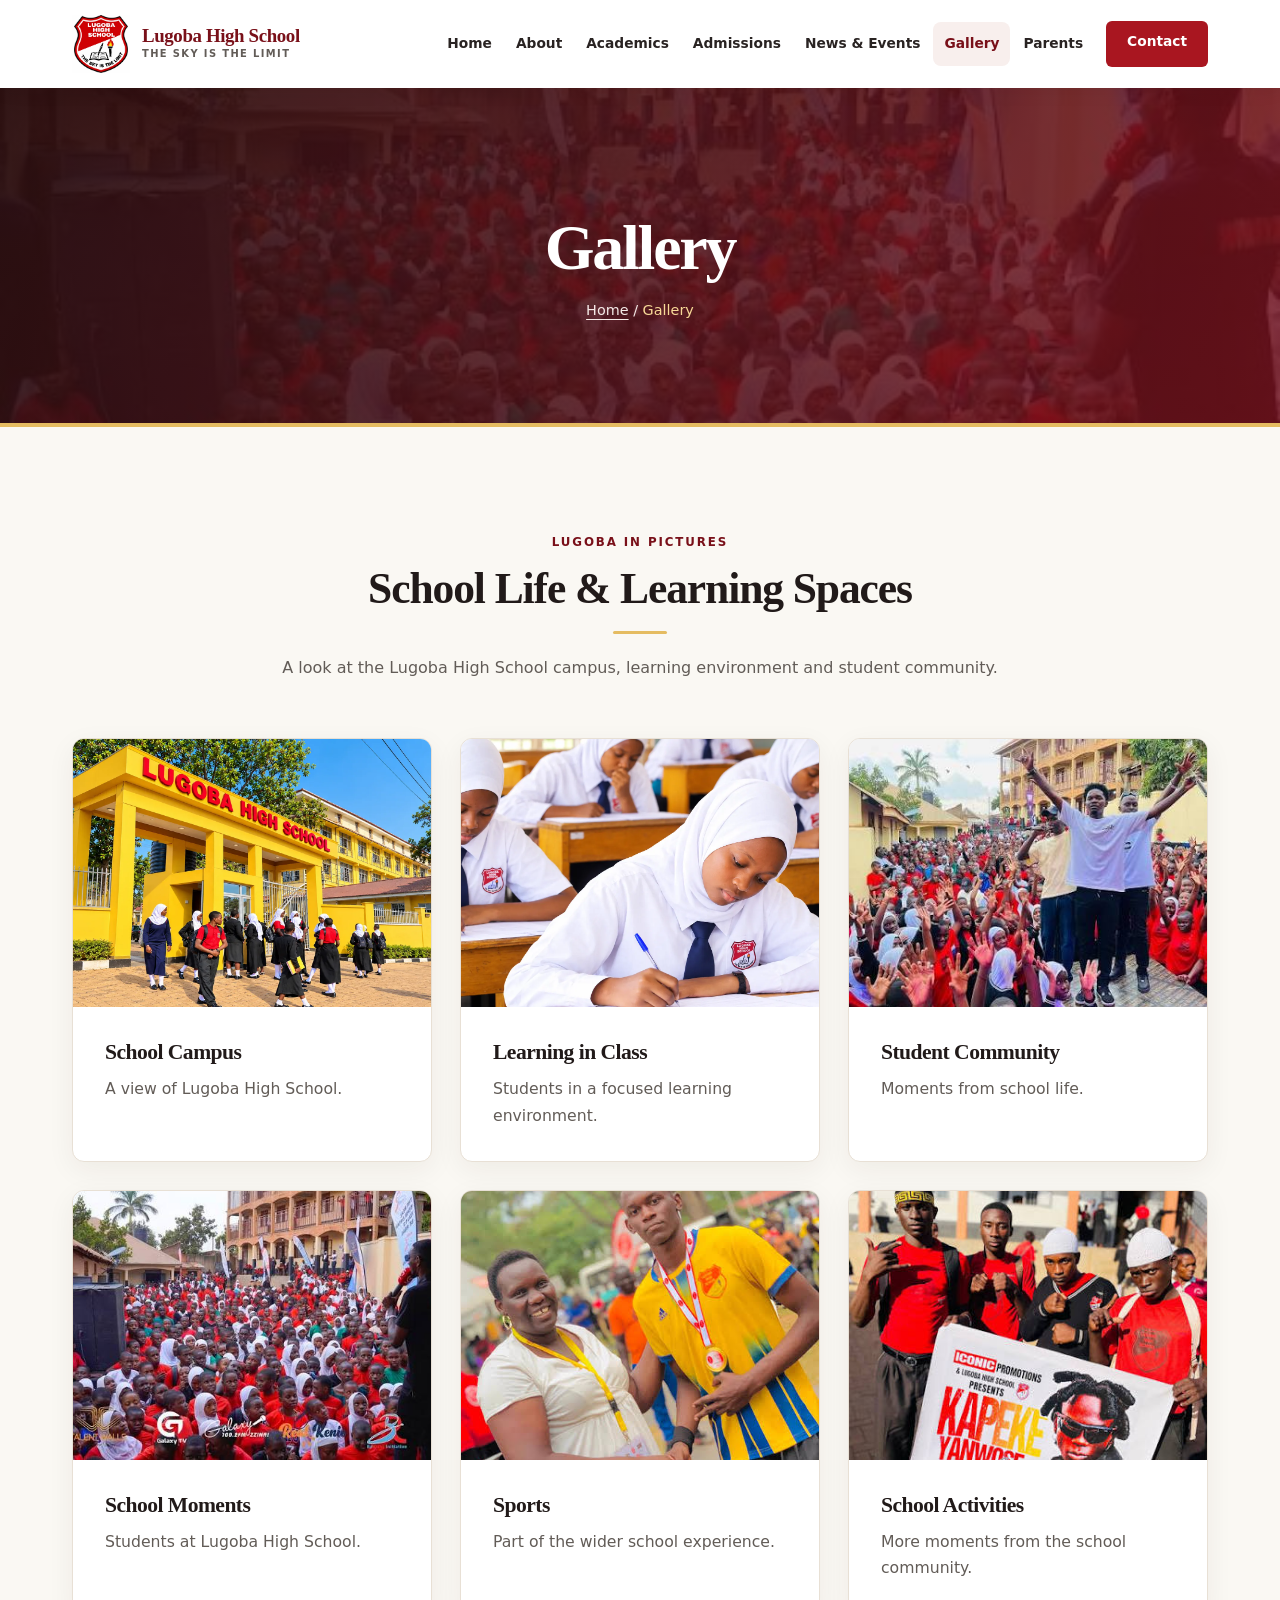
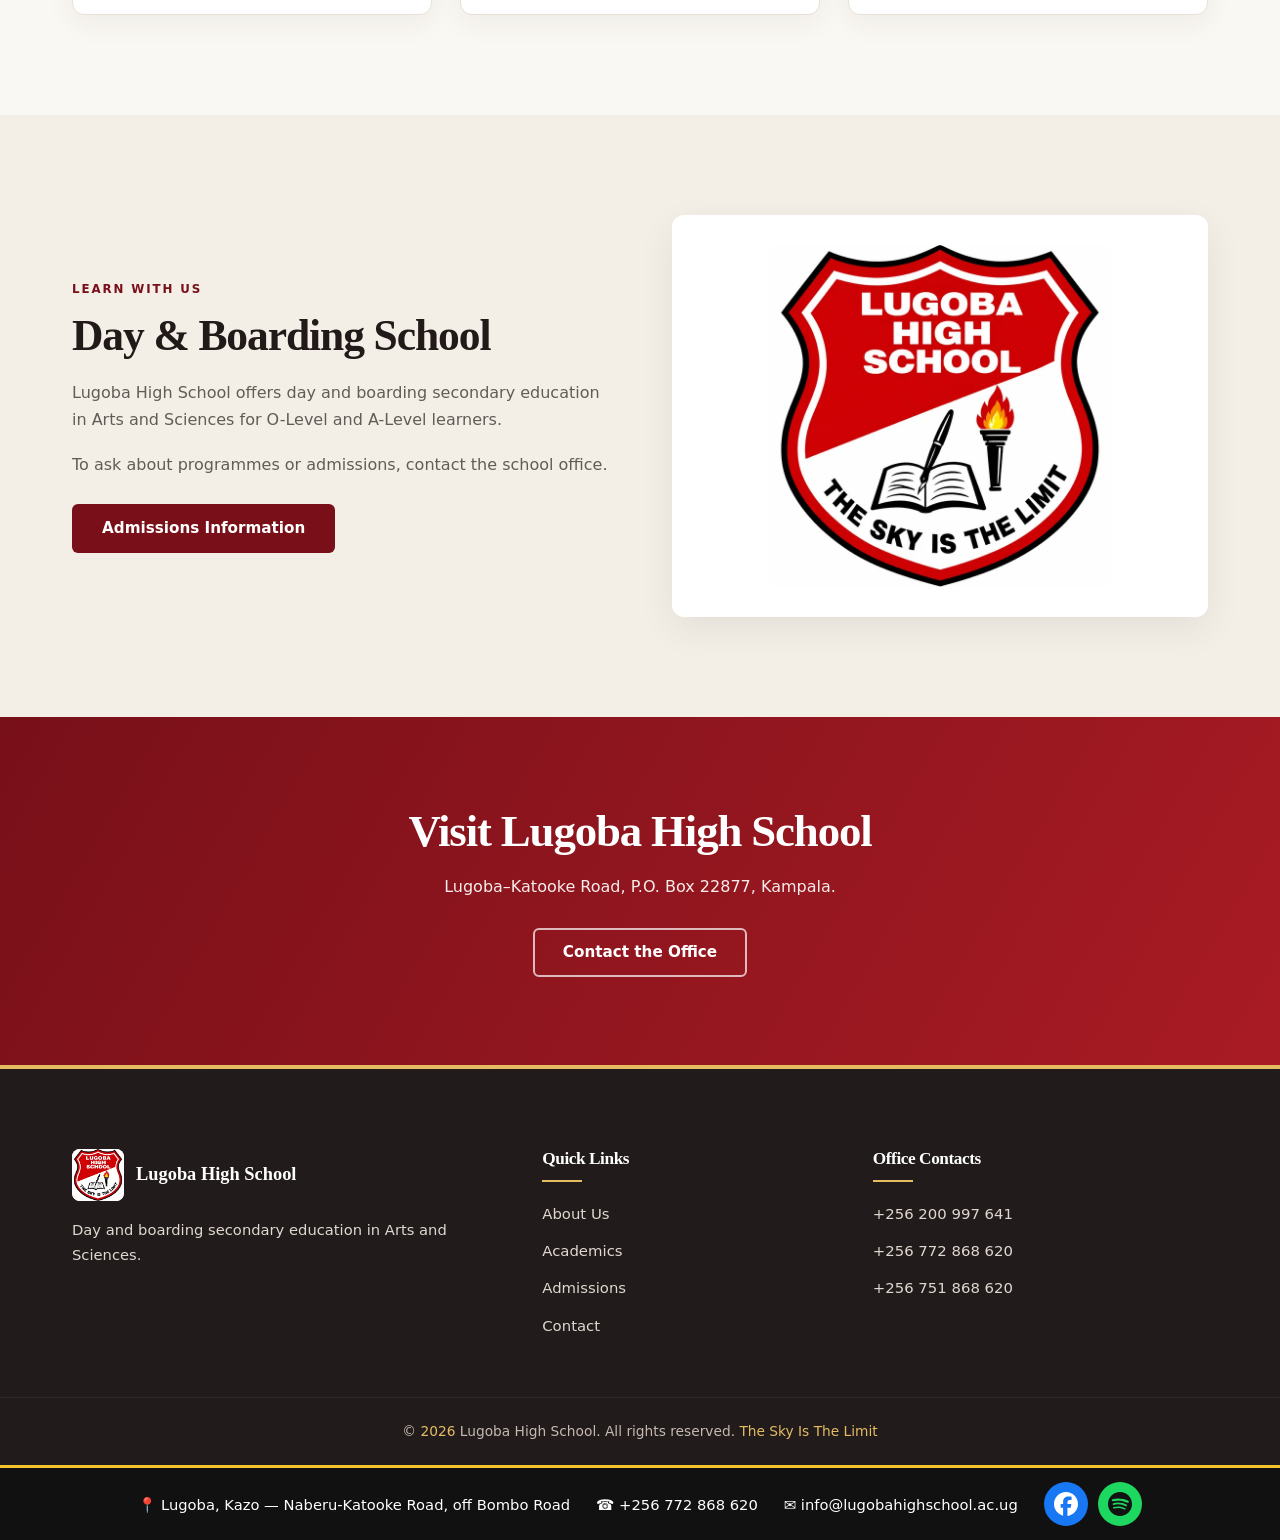
<file: gallery.html>
<!doctype html><html lang="en"><head><meta charset="utf-8"><meta name="viewport" content="width=device-width,initial-scale=1"><title>Gallery | Lugoba High School</title><meta name="description" content="Explore images from Lugoba High School learning spaces and school life."><link rel="icon" href="img/badge.webp" type="image/png"><link rel="stylesheet" href="css/styles.css"><link rel="stylesheet" href="css/shared-redesign.css"><link rel="stylesheet" href="css/interactions.css"></head><body><header class="header"><nav class="nav"><a class="brand" href="index.html"><img src="img/badge.webp" alt="Lugoba High School badge" width="700" height="700"><span class="bt">Lugoba High School<span class="bs">The Sky Is The Limit</span></span></a><ul class="menu" id="menu"><li><a href="index.html">Home</a></li><li><a href="about.html">About</a></li><li><a href="academics.html">Academics</a></li><li><a href="admissions.html">Admissions</a></li><li><a href="news.html">News &amp; Events</a></li><li><a class="active" href="gallery.html">Gallery</a></li><li><a href="parents.html">Parents</a></li><li><a class="btn btn-primary" href="contact.html">Contact</a></li></ul><button class="burger" id="burger" type="button" aria-label="Open navigation menu" aria-controls="menu" aria-expanded="false"><span></span><span></span><span></span></button></nav></header><section class="banner"><div class="container"><h1>Gallery</h1><div class="crumbs"><a href="index.html">Home</a> / <span>Gallery</span></div></div></section><section class="sec"><div class="container"><div class="sec-head reveal"><span class="kicker">Lugoba in pictures</span><h2>School Life &amp; Learning Spaces</h2><div class="divider"></div><p>A look at the Lugoba High School campus, learning environment and student community.</p></div><div class="grid-3"><article class="card reveal"><a class="gallery-lightbox-link" href="img/entrance.webp"><img src="img/entrance.webp" alt="Lugoba High School entrance" width="1600" height="900"><div class="card-body"><h3>School Campus</h3><p>A view of Lugoba High School.</p></div></a></article><article class="card reveal"><a class="gallery-lightbox-link" href="img/classroom.webp"><img src="img/classroom.webp" alt="Students in a classroom" width="1400" height="933" loading="lazy" decoding="async"><div class="card-body"><h3>Learning in Class</h3><p>Students in a focused learning environment.</p></div></a></article><article class="card reveal"><a class="gallery-lightbox-link" href="img/image%201.jpg"><img src="img/image%201.jpg" alt="Lugoba High School student community" width="387" height="516" loading="lazy" decoding="async"><div class="card-body"><h3>Student Community</h3><p>Moments from school life.</p></div></a></article><article class="card reveal"><a class="gallery-lightbox-link" href="img/image%202.jpg"><img src="img/image%202.jpg" alt="Students at Lugoba High School" width="547" height="365" loading="lazy" decoding="async"><div class="card-body"><h3>School Moments</h3><p>Students at Lugoba High School.</p></div></a></article><article class="card reveal"><a class="gallery-lightbox-link" href="img/sports.jpg"><img src="img/sports.jpg" alt="Sports activity at Lugoba High School" width="480" height="640" loading="lazy" decoding="async"><div class="card-body"><h3>Sports</h3><p>Part of the wider school experience.</p></div></a></article><article class="card reveal"><a class="gallery-lightbox-link" href="img/entertainment.jpg"><img src="img/entertainment.jpg" alt="School entertainment activity" width="387" height="516" loading="lazy" decoding="async"><div class="card-body"><h3>School Activities</h3><p>More moments from the school community.</p></div></a></article></div></div></section><section class="sec why"><div class="container two-col reveal"><div><span class="kicker">Learn with us</span><h2>Day &amp; Boarding School</h2><p>Lugoba High School offers day and boarding secondary education in Arts and Sciences for O-Level and A-Level learners.</p><p>To ask about programmes or admissions, contact the school office.</p><a class="btn btn-dark" href="admissions.html">Admissions Information</a></div><img src="img/badge.webp" alt="Lugoba High School badge" width="700" height="700" loading="lazy" decoding="async"></div></section><section class="cta"><div class="container reveal"><h2>Visit Lugoba High School</h2><p>Lugoba–Katooke Road, P.O. Box 22877, Kampala.</p><a class="btn btn-ghost" href="contact.html">Contact the Office</a></div></section><footer class="footer"><div class="container"><div class="fgrid"><div><div class="fbrand"><img src="img/badge.webp" alt="Lugoba High School badge" width="700" height="700" loading="lazy" decoding="async"><b>Lugoba High School</b></div><p>Day and boarding secondary education in Arts and Sciences.</p></div><div><h4>Quick Links</h4><ul><li><a href="about.html">About Us</a></li><li><a href="academics.html">Academics</a></li><li><a href="admissions.html">Admissions</a></li><li><a href="contact.html">Contact</a></li></ul></div><div><h4>Office Contacts</h4><ul><li><a href="tel:+256200997641">+256 200 997 641</a></li><li><a href="tel:+256772868620">+256 772 868 620</a></li><li><a href="tel:+256751868620">+256 751 868 620</a></li></ul></div></div></div><div class="copy">&copy; <span id="year">2026</span> Lugoba High School. All rights reserved. <span>The Sky Is The Limit</span></div></footer><script src="js/main.js"></script></body></html>
</file>
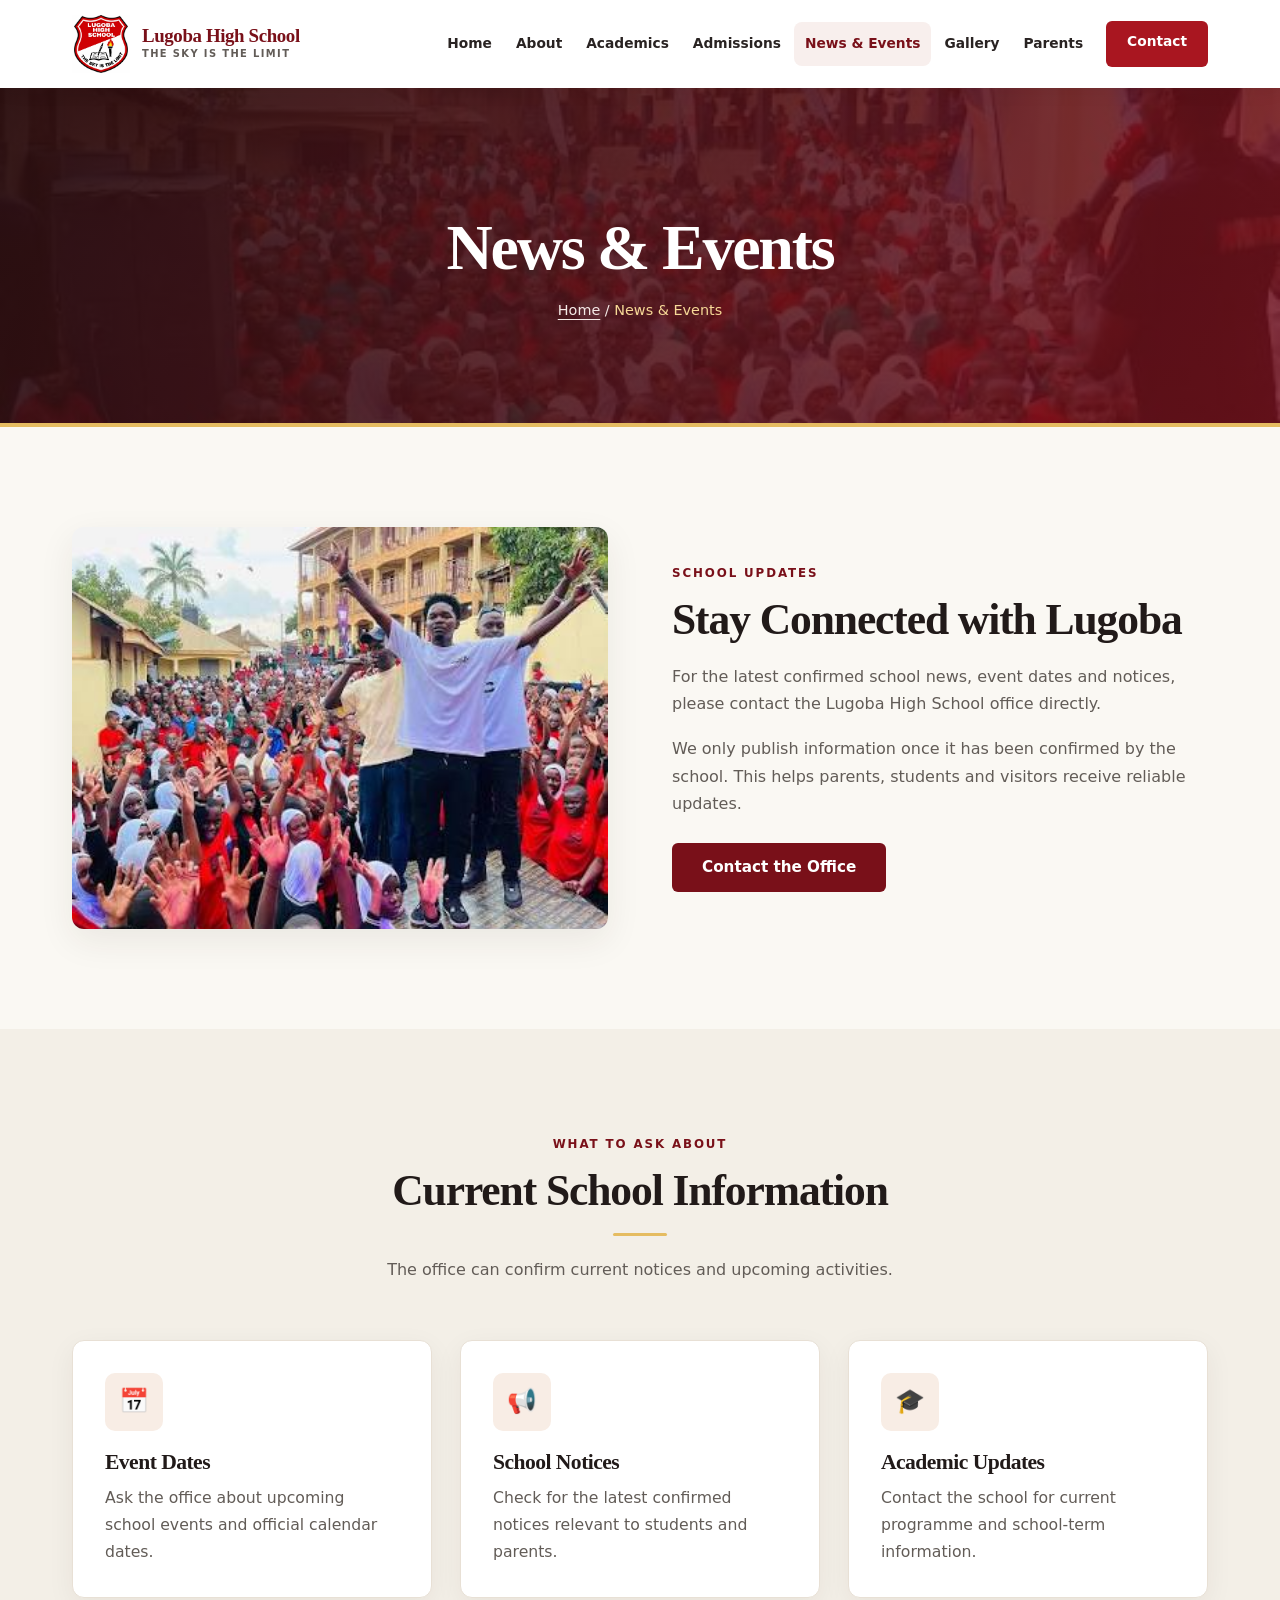
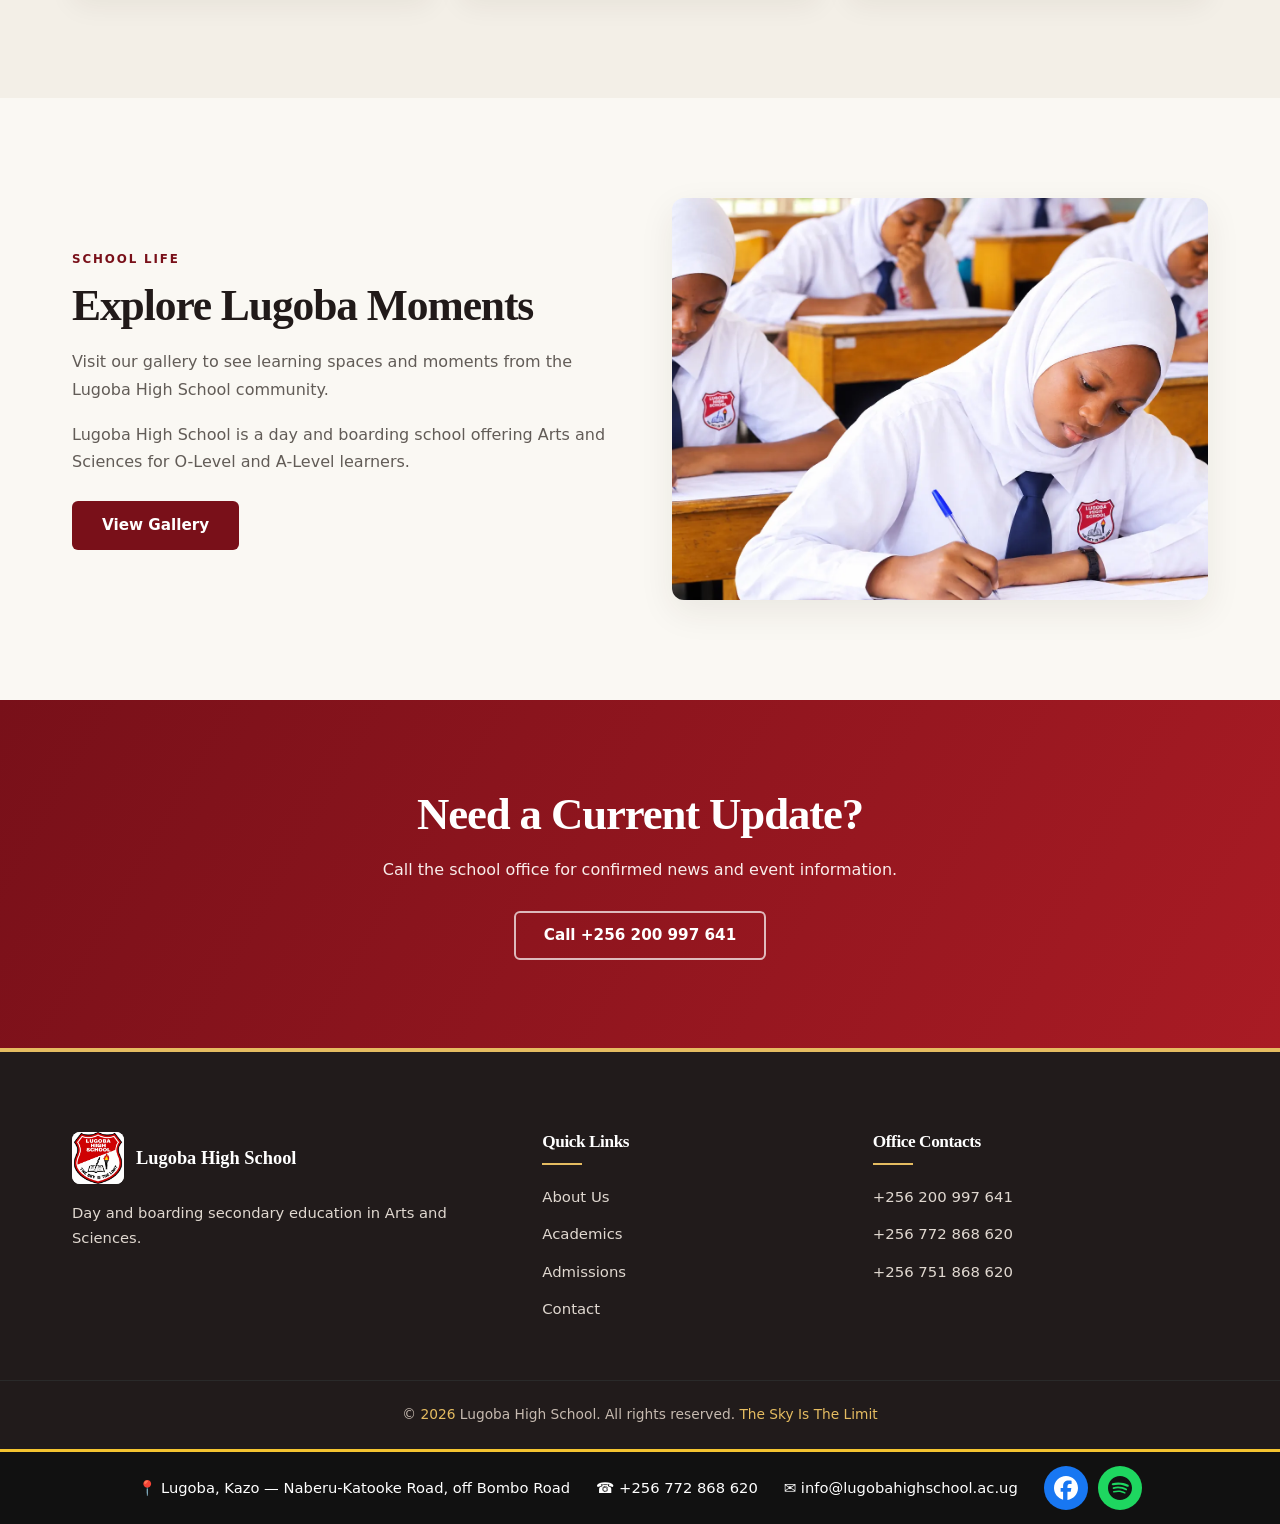
<file: news.html>
<!doctype html><html lang="en"><head><meta charset="utf-8"><meta name="viewport" content="width=device-width,initial-scale=1"><title>News &amp; Events | Lugoba High School</title><meta name="description" content="News and event enquiries for Lugoba High School. Contact the school office for current updates."><link rel="icon" href="img/badge.webp" type="image/png"><link rel="stylesheet" href="css/styles.css"><link rel="stylesheet" href="css/shared-redesign.css"></head><body><header class="header"><nav class="nav"><a class="brand" href="index.html"><img src="img/badge.webp" alt="Lugoba High School badge" width="700" height="700"><span class="bt">Lugoba High School<span class="bs">The Sky Is The Limit</span></span></a><ul class="menu" id="menu"><li><a href="index.html">Home</a></li><li><a href="about.html">About</a></li><li><a href="academics.html">Academics</a></li><li><a href="admissions.html">Admissions</a></li><li><a class="active" href="news.html">News &amp; Events</a></li><li><a href="gallery.html">Gallery</a></li><li><a href="parents.html">Parents</a></li><li><a class="btn btn-primary" href="contact.html">Contact</a></li></ul><button class="burger" id="burger" type="button" aria-label="Open navigation menu" aria-controls="menu" aria-expanded="false"><span></span><span></span><span></span></button></nav></header><section class="banner"><div class="container"><h1>News &amp; Events</h1><div class="crumbs"><a href="index.html">Home</a> / <span>News &amp; Events</span></div></div></section><section class="sec"><div class="container two-col reveal"><img src="img/image%201.jpg" alt="Student community at Lugoba High School" width="387" height="516"><div><span class="kicker">School updates</span><h2>Stay Connected with Lugoba</h2><p>For the latest confirmed school news, event dates and notices, please contact the Lugoba High School office directly.</p><p>We only publish information once it has been confirmed by the school. This helps parents, students and visitors receive reliable updates.</p><a class="btn btn-dark" href="contact.html">Contact the Office</a></div></div></section><section class="sec why"><div class="container"><div class="sec-head reveal"><span class="kicker">What to ask about</span><h2>Current School Information</h2><div class="divider"></div><p>The office can confirm current notices and upcoming activities.</p></div><div class="grid-3"><div class="card reveal"><div class="card-body"><div class="ico">&#128197;</div><h3>Event Dates</h3><p>Ask the office about upcoming school events and official calendar dates.</p></div></div><div class="card reveal"><div class="card-body"><div class="ico">&#128226;</div><h3>School Notices</h3><p>Check for the latest confirmed notices relevant to students and parents.</p></div></div><div class="card reveal"><div class="card-body"><div class="ico">&#127891;</div><h3>Academic Updates</h3><p>Contact the school for current programme and school-term information.</p></div></div></div></div></section><section class="sec"><div class="container two-col reveal"><div><span class="kicker">School life</span><h2>Explore Lugoba Moments</h2><p>Visit our gallery to see learning spaces and moments from the Lugoba High School community.</p><p>Lugoba High School is a day and boarding school offering Arts and Sciences for O-Level and A-Level learners.</p><a class="btn btn-dark" href="gallery.html">View Gallery</a></div><img src="img/classroom.webp" alt="Students learning at Lugoba High School" width="1400" height="933" loading="lazy" decoding="async"></div></section><section class="cta"><div class="container reveal"><h2>Need a Current Update?</h2><p>Call the school office for confirmed news and event information.</p><a class="btn btn-ghost" href="tel:+256200997641">Call +256 200 997 641</a></div></section><footer class="footer"><div class="container"><div class="fgrid"><div><div class="fbrand"><img src="img/badge.webp" alt="Lugoba High School badge" width="700" height="700" loading="lazy" decoding="async"><b>Lugoba High School</b></div><p>Day and boarding secondary education in Arts and Sciences.</p></div><div><h4>Quick Links</h4><ul><li><a href="about.html">About Us</a></li><li><a href="academics.html">Academics</a></li><li><a href="admissions.html">Admissions</a></li><li><a href="contact.html">Contact</a></li></ul></div><div><h4>Office Contacts</h4><ul><li><a href="tel:+256200997641">+256 200 997 641</a></li><li><a href="tel:+256772868620">+256 772 868 620</a></li><li><a href="tel:+256751868620">+256 751 868 620</a></li></ul></div></div></div><div class="copy">&copy; <span id="year">2026</span> Lugoba High School. All rights reserved. <span>The Sky Is The Limit</span></div></footer><script src="js/main.js"></script></body></html>
</file>
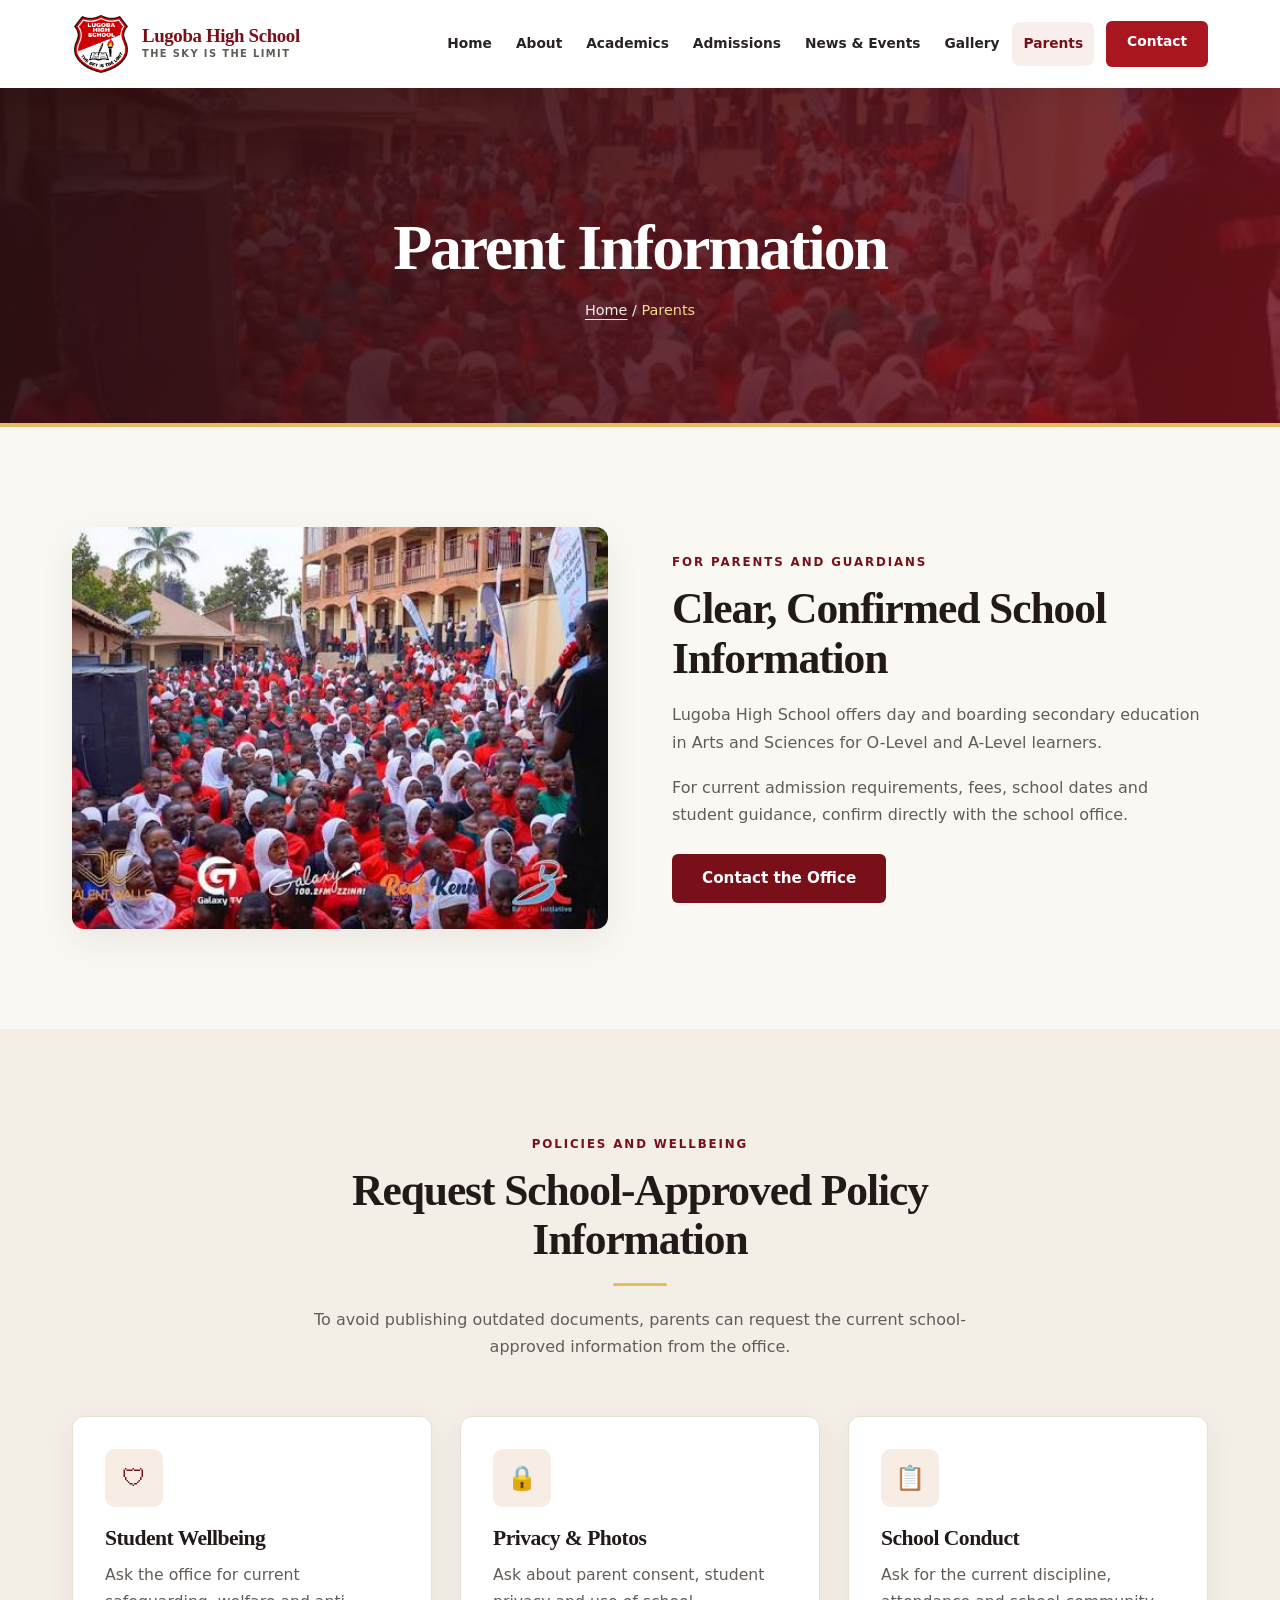
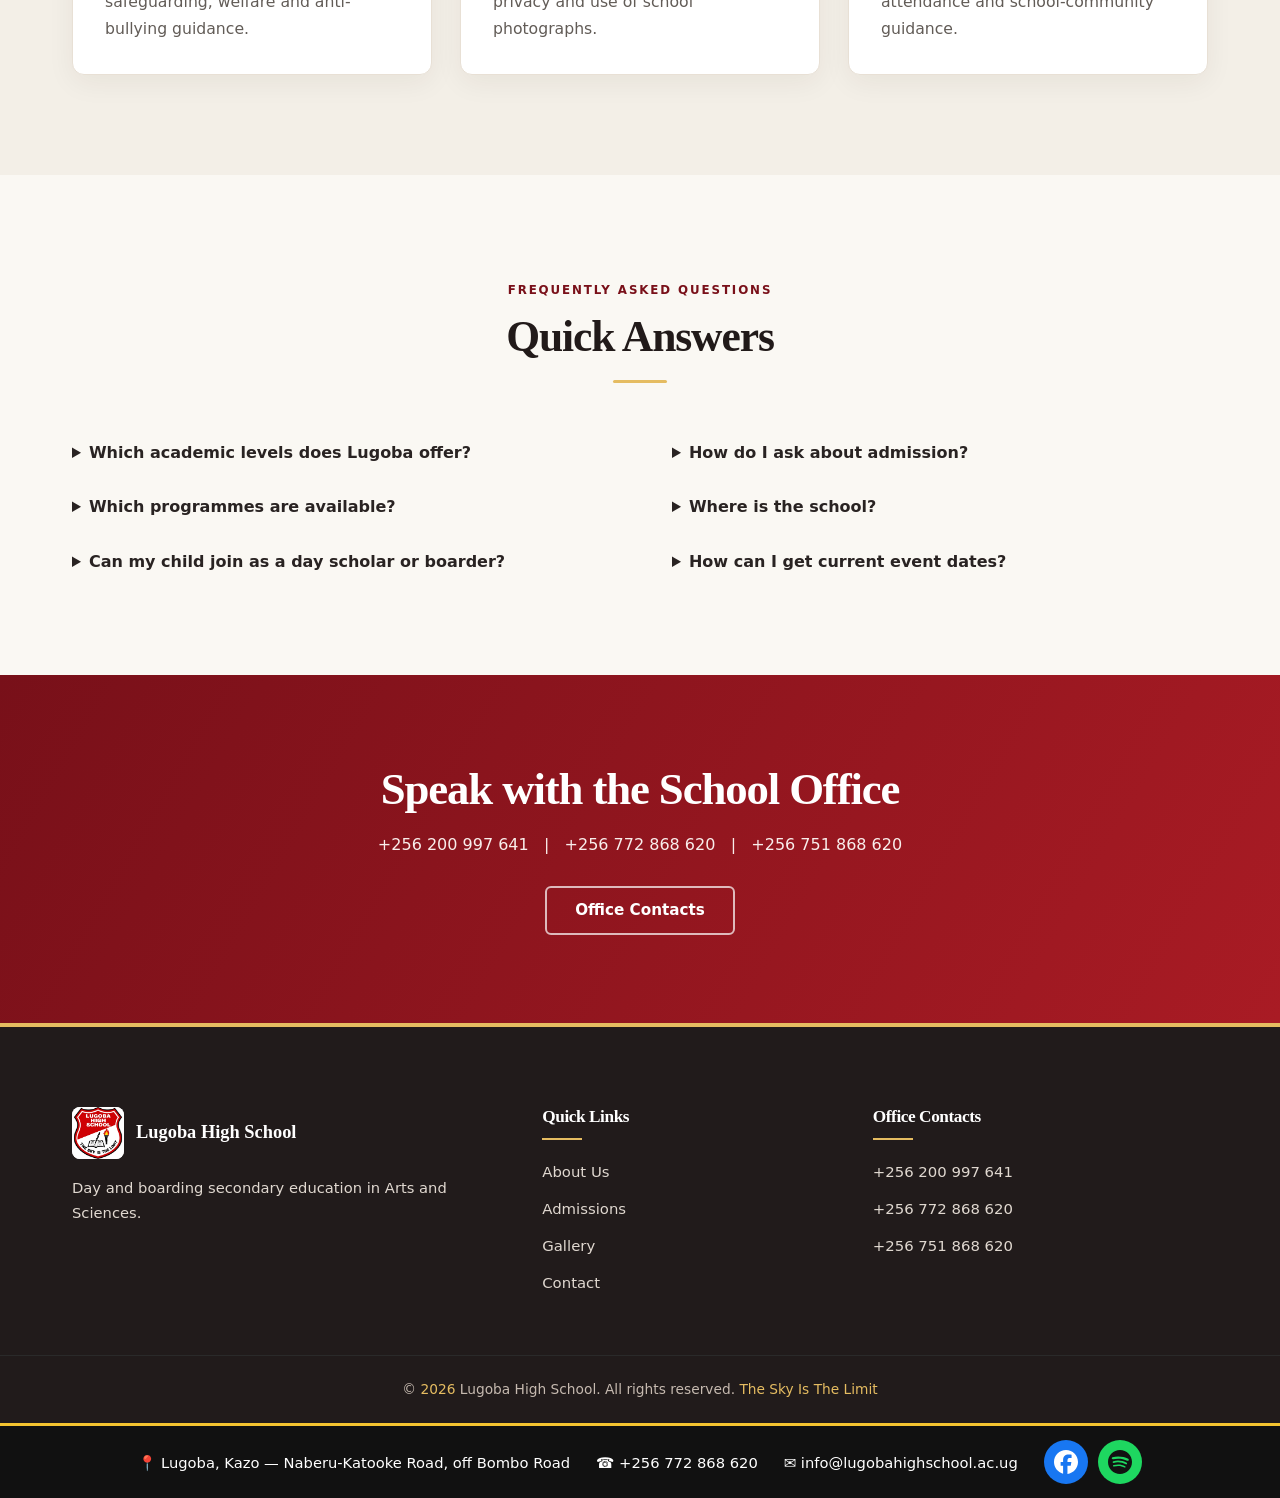
<file: parents.html>
<!doctype html><html lang="en"><head><meta charset="utf-8"><meta name="viewport" content="width=device-width,initial-scale=1"><title>Parents | Lugoba High School</title><meta name="description" content="Parent information, policy enquiries and frequently asked questions for Lugoba High School."><link rel="icon" href="img/badge.webp" type="image/png"><link rel="stylesheet" href="css/styles.css"><link rel="stylesheet" href="css/shared-redesign.css"></head><body><header class="header"><nav class="nav"><a class="brand" href="index.html"><img src="img/badge.webp" alt="Lugoba High School badge" width="700" height="700"><span class="bt">Lugoba High School<span class="bs">The Sky Is The Limit</span></span></a><ul class="menu" id="menu"><li><a href="index.html">Home</a></li><li><a href="about.html">About</a></li><li><a href="academics.html">Academics</a></li><li><a href="admissions.html">Admissions</a></li><li><a href="news.html">News &amp; Events</a></li><li><a href="gallery.html">Gallery</a></li><li><a class="active" href="parents.html">Parents</a></li><li><a class="btn btn-primary" href="contact.html">Contact</a></li></ul><button class="burger" id="burger" type="button" aria-label="Open navigation menu" aria-controls="menu" aria-expanded="false"><span></span><span></span><span></span></button></nav></header><section class="banner"><div class="container"><h1>Parent Information</h1><div class="crumbs"><a href="index.html">Home</a> / <span>Parents</span></div></div></section><section class="sec"><div class="container two-col reveal"><img src="img/image%202.jpg" alt="Students at Lugoba High School" width="547" height="365"><div><span class="kicker">For parents and guardians</span><h2>Clear, Confirmed School Information</h2><p>Lugoba High School offers day and boarding secondary education in Arts and Sciences for O-Level and A-Level learners.</p><p>For current admission requirements, fees, school dates and student guidance, confirm directly with the school office.</p><a class="btn btn-dark" href="contact.html">Contact the Office</a></div></div></section><section class="sec why"><div class="container"><div class="sec-head reveal"><span class="kicker">Policies and wellbeing</span><h2>Request School-Approved Policy Information</h2><div class="divider"></div><p>To avoid publishing outdated documents, parents can request the current school-approved information from the office.</p></div><div class="grid-3"><div class="card reveal"><div class="card-body"><div class="ico">&#128737;</div><h3>Student Wellbeing</h3><p>Ask the office for current safeguarding, welfare and anti-bullying guidance.</p></div></div><div class="card reveal"><div class="card-body"><div class="ico">&#128274;</div><h3>Privacy &amp; Photos</h3><p>Ask about parent consent, student privacy and use of school photographs.</p></div></div><div class="card reveal"><div class="card-body"><div class="ico">&#128203;</div><h3>School Conduct</h3><p>Ask for the current discipline, attendance and school-community guidance.</p></div></div></div></div></section><section class="sec"><div class="container"><div class="sec-head reveal"><span class="kicker">Frequently asked questions</span><h2>Quick Answers</h2><div class="divider"></div></div><div class="two-col reveal"><div><details><summary><strong>Which academic levels does Lugoba offer?</strong></summary><p>Lugoba High School offers O-Level and A-Level education.</p></details><br><details><summary><strong>Which programmes are available?</strong></summary><p>The school offers Arts and Sciences. Contact the office for current subject choices and combinations.</p></details><br><details><summary><strong>Can my child join as a day scholar or boarder?</strong></summary><p>The school offers both day and boarding options. The office can confirm current arrangements.</p></details></div><div><details><summary><strong>How do I ask about admission?</strong></summary><p>Call the school office for current vacancies, requirements, fees and application guidance.</p></details><br><details><summary><strong>Where is the school?</strong></summary><p>Lugoba–Katooke Road, P.O. Box 22877, Kampala.</p></details><br><details><summary><strong>How can I get current event dates?</strong></summary><p>Please contact the office directly for confirmed notices, reporting dates and school events.</p></details></div></div></div></section><section class="cta"><div class="container reveal"><h2>Speak with the School Office</h2><p>+256 200 997 641 &nbsp; | &nbsp; +256 772 868 620 &nbsp; | &nbsp; +256 751 868 620</p><a class="btn btn-ghost" href="contact.html">Office Contacts</a></div></section><footer class="footer"><div class="container"><div class="fgrid"><div><div class="fbrand"><img src="img/badge.webp" alt="Lugoba High School badge" width="700" height="700" loading="lazy" decoding="async"><b>Lugoba High School</b></div><p>Day and boarding secondary education in Arts and Sciences.</p></div><div><h4>Quick Links</h4><ul><li><a href="about.html">About Us</a></li><li><a href="admissions.html">Admissions</a></li><li><a href="gallery.html">Gallery</a></li><li><a href="contact.html">Contact</a></li></ul></div><div><h4>Office Contacts</h4><ul><li><a href="tel:+256200997641">+256 200 997 641</a></li><li><a href="tel:+256772868620">+256 772 868 620</a></li><li><a href="tel:+256751868620">+256 751 868 620</a></li></ul></div></div></div><div class="copy">&copy; <span id="year">2026</span> Lugoba High School. All rights reserved. <span>The Sky Is The Limit</span></div></footer><script src="js/main.js"></script></body></html>
</file>
<file: css/styles.css>
:root{
  --red:#E52222;
  --red-dark:#B51515;
  --cream:#F8F7EE;
  --black:#111111;
  --orange:#F6681E;
  --yellow:#FDC935;
  --ink:#1c1c1c;
  --muted:#5b5b5b;
  --line:#e5e2d6;
  --shadow:0 10px 30px rgba(0,0,0,.08);
  --radius:14px;
  --maxw:1200px;
  --font:'Segoe UI',Roboto,'Helvetica Neue',Arial,sans-serif;
  --head:'Georgia','Times New Roman',serif;
}
*{margin:0;padding:0;box-sizing:border-box}
html{scroll-behavior:smooth}
body{font-family:var(--font);color:var(--ink);background:var(--cream);line-height:1.65;overflow-x:hidden}
img{max-width:100%;display:block}
a{color:inherit;text-decoration:none}
.container{max-width:var(--maxw);margin:0 auto;padding:0 24px}
h1,h2,h3,h4{font-family:var(--head);line-height:1.2;color:var(--black)}
section{position:relative}
.sec{padding:84px 0}
.sec-head{text-align:center;max-width:720px;margin:0 auto 54px}
.sec-head .kicker{display:inline-block;color:var(--red);font-weight:700;letter-spacing:2px;text-transform:uppercase;font-size:.78rem;font-family:var(--font);margin-bottom:12px}
.sec-head h2{font-size:2.3rem;margin-bottom:14px}
.sec-head p{color:var(--muted)}
.divider{width:70px;height:4px;background:linear-gradient(90deg,var(--orange),var(--yellow));border-radius:4px;margin:16px auto 0}

/* buttons */
.btn{display:inline-block;padding:13px 28px;border-radius:40px;font-weight:700;font-size:.95rem;transition:.25s;cursor:pointer;border:2px solid transparent}
.btn-primary{background:var(--red);color:#fff}
.btn-primary:hover{background:var(--red-dark);transform:translateY(-2px)}
.btn-ghost{background:transparent;color:#fff;border-color:rgba(255,255,255,.7)}
.btn-ghost:hover{background:#fff;color:var(--red)}
.btn-dark{background:var(--black);color:#fff}
.btn-dark:hover{background:#000;transform:translateY(-2px)}

/* top bar */
.topbar{background:var(--black);color:#ddd;font-size:.82rem}
.topbar .container{display:flex;justify-content:space-between;align-items:center;flex-wrap:wrap;gap:8px;padding-top:9px;padding-bottom:9px}
.topbar a{color:#ddd;transition:.2s}
.topbar a:hover{color:var(--yellow)}
.topbar .tb-left span{margin-right:20px}
.topbar .tb-left i,.topbar .tb-social a{color:var(--yellow)}
.topbar .tb-social a{margin-left:14px;font-weight:700}

/* header / nav */
.header{background:var(--cream);position:sticky;top:0;z-index:100;box-shadow:0 2px 14px rgba(0,0,0,.06)}
.nav{display:flex;align-items:center;justify-content:space-between;padding:12px 24px;max-width:var(--maxw);margin:0 auto}
.brand{display:flex;align-items:center;gap:14px}
.brand img{height:58px;width:58px;border-radius:8px;object-fit:cover}
.brand .bt{font-family:var(--head);font-weight:700;color:var(--red);font-size:1.25rem;line-height:1.1}
.brand .bs{display:block;font-family:var(--font);font-size:.68rem;letter-spacing:2px;color:var(--muted);text-transform:uppercase;font-weight:600}
.menu{display:flex;align-items:center;gap:6px;list-style:none}
.menu a{padding:10px 15px;font-weight:600;font-size:.95rem;border-radius:8px;transition:.2s;color:var(--ink)}
.menu a:hover,.menu a.active{color:var(--red);background:rgba(229,34,34,.07)}
.menu .btn{margin-left:10px;padding:10px 22px}
.menu .btn:hover{color:#fff}
.burger{display:none;flex-direction:column;gap:5px;background:none;border:none;cursor:pointer;padding:8px}
.burger span{width:26px;height:3px;background:var(--black);border-radius:3px;transition:.3s}

/* hero */
.hero{position:relative;display:flex;align-items:center;min-height:calc(100vh - 122px);background:linear-gradient(120deg,rgba(17,17,17,.48),rgba(181,21,21,.36)),url('../img/Lugoba High School Entrance Scene.png') center/cover;color:#fff;padding:80px 0;text-align:center}
.hero .badge-float{width:120px;height:120px;border-radius:16px;margin:0 auto 26px;box-shadow:0 12px 40px rgba(0,0,0,.4);border:4px solid rgba(255,255,255,.3)}
.hero h1{color:#fff;font-size:3.3rem;margin-bottom:10px;letter-spacing:1px}
.hero .motto{color:var(--yellow);font-size:1.3rem;font-weight:700;font-style:italic;margin-bottom:18px}
.hero p{max-width:650px;margin:0 auto 32px;color:#f0f0f0;font-size:1.08rem}
.hero .hero-btns{display:flex;gap:16px;justify-content:center;flex-wrap:wrap}

/* page banner */
.banner{background:linear-gradient(120deg,rgba(17,17,17,.85),rgba(181,21,21,.8)),url('../img/image 2.jpg') center/cover;color:#fff;padding:92px 0 72px;text-align:center}
.banner h1{color:#fff;font-size:2.8rem;margin-bottom:10px}
.banner .crumbs{color:#eee;font-size:.95rem}
.banner .crumbs a:hover{color:var(--yellow)}
.banner .crumbs span{color:var(--yellow)}

/* stats strip */
.stats{background:var(--black);color:#fff}
.stats .container{display:grid;grid-template-columns:repeat(4,1fr);gap:20px;padding:48px 24px}
.stat{text-align:center}
.stat .num{font-family:var(--head);font-size:2.6rem;font-weight:700;color:var(--yellow)}
.stat .lbl{font-size:.9rem;color:#ccc;letter-spacing:1px;text-transform:uppercase;margin-top:4px}

/* about intro two col */
.two-col{display:grid;grid-template-columns:1fr 1fr;gap:54px;align-items:center}
.two-col img{border-radius:var(--radius);box-shadow:var(--shadow);width:100%;height:100%;object-fit:cover;max-height:460px}
.two-col .kicker{color:var(--red);font-weight:700;letter-spacing:2px;text-transform:uppercase;font-size:.78rem;margin-bottom:12px;display:block}
.two-col h2{font-size:2.2rem;margin-bottom:18px}
.two-col p{color:var(--muted);margin-bottom:16px}
.ticks{list-style:none;margin:18px 0}
.ticks li{padding:7px 0 7px 32px;position:relative;font-weight:600;color:var(--ink)}
.ticks li:before{content:'\2713';position:absolute;left:0;top:7px;width:22px;height:22px;background:var(--red);color:#fff;border-radius:50%;font-size:.72rem;display:flex;align-items:center;justify-content:center}

/* cards grid */
.grid-3{display:grid;grid-template-columns:repeat(3,1fr);gap:28px}
.grid-2{display:grid;grid-template-columns:repeat(2,1fr);gap:28px}
.card{background:#fff;border-radius:var(--radius);box-shadow:var(--shadow);overflow:hidden;transition:.3s;border:1px solid var(--line)}
.card:hover{transform:translateY(-8px);box-shadow:0 18px 40px rgba(0,0,0,.13)}
.card .ico{width:64px;height:64px;border-radius:14px;background:linear-gradient(135deg,var(--red),var(--orange));color:#fff;display:flex;align-items:center;justify-content:center;font-size:1.7rem;margin-bottom:18px}
.card-body{padding:30px}
.card-body h3{font-size:1.3rem;margin-bottom:10px}
.card-body p{color:var(--muted);font-size:.96rem}
.card img.top{height:210px;width:100%;object-fit:cover}
.card .tag{display:inline-block;background:var(--yellow);color:var(--black);font-size:.72rem;font-weight:700;padding:4px 12px;border-radius:20px;text-transform:uppercase;letter-spacing:1px;margin-bottom:12px}
.card .meta{color:var(--red);font-size:.82rem;font-weight:700;margin-bottom:8px}
.readmore{color:var(--red);font-weight:700;font-size:.9rem;margin-top:12px;display:inline-block}
.readmore:hover{color:var(--orange)}

/* why strip */
.why{background:#fff}

/* programs list */
.prog{display:flex;gap:18px;align-items:flex-start;background:#fff;padding:26px;border-radius:var(--radius);box-shadow:var(--shadow);border-left:5px solid var(--red)}
.prog .pn{font-family:var(--head);font-size:2rem;color:var(--line);font-weight:700;min-width:60px}
.prog h3{font-size:1.2rem;margin-bottom:6px}
.prog p{color:var(--muted);font-size:.94rem}

/* cta banner */
.cta{background:linear-gradient(120deg,var(--red),var(--red-dark));color:#fff;text-align:center;padding:72px 0}
.cta h2{color:#fff;font-size:2.3rem;margin-bottom:14px}
.cta p{max-width:600px;margin:0 auto 28px;color:#ffe}

/* leaders */
.leader{text-align:center}
.leader img{width:100%;height:300px;object-fit:cover;border-radius:var(--radius);margin-bottom:16px;box-shadow:var(--shadow)}
.leader h3{font-size:1.2rem}
.leader .role{color:var(--red);font-weight:700;font-size:.9rem;margin-bottom:8px}
.leader p{color:var(--muted);font-size:.92rem}

/* gallery */
.gallery{display:grid;grid-template-columns:repeat(3,1fr);gap:16px}
.gallery a{overflow:hidden;border-radius:12px;position:relative;display:block;box-shadow:var(--shadow)}
.gallery img{height:240px;width:100%;object-fit:cover;transition:.4s}
.gallery a:hover img{transform:scale(1.1)}
.gallery a:after{content:'\2b';position:absolute;inset:0;background:rgba(229,34,34,.0);color:transparent;display:flex;align-items:center;justify-content:center;font-size:2rem;font-weight:300;transition:.3s}
.gallery a:hover:after{background:rgba(229,34,34,.55);color:#fff}

/* timeline */
.timeline{max-width:780px;margin:0 auto;position:relative;padding-left:40px}
.timeline:before{content:'';position:absolute;left:11px;top:6px;bottom:6px;width:3px;background:var(--line)}
.tl-item{position:relative;margin-bottom:34px}
.tl-item:before{content:'';position:absolute;left:-34px;top:4px;width:22px;height:22px;border-radius:50%;background:var(--red);border:4px solid var(--cream)}
.tl-item .yr{color:var(--red);font-weight:700;font-family:var(--head)}
.tl-item h3{font-size:1.15rem;margin:2px 0 6px}
.tl-item p{color:var(--muted);font-size:.94rem}

/* accordion */
.acc{max-width:820px;margin:0 auto}
.acc-item{background:#fff;border-radius:12px;box-shadow:var(--shadow);margin-bottom:14px;overflow:hidden;border:1px solid var(--line)}
.acc-q{padding:20px 24px;font-weight:700;cursor:pointer;display:flex;justify-content:space-between;align-items:center;font-family:var(--head);color:var(--black)}
.acc-q:hover{color:var(--red)}
.acc-q .pm{color:var(--red);font-size:1.4rem;transition:.3s}
.acc-item.open .pm{transform:rotate(45deg)}
.acc-a{max-height:0;overflow:hidden;transition:max-height .35s ease;padding:0 24px;color:var(--muted)}
.acc-item.open .acc-a{max-height:300px;padding:0 24px 22px}

/* contact */
.contact-grid{display:grid;grid-template-columns:1fr 1.2fr;gap:40px}
.info-card{background:#fff;padding:32px;border-radius:var(--radius);box-shadow:var(--shadow)}
.info-row{display:flex;gap:16px;margin-bottom:22px;align-items:flex-start}
.info-row .ic{width:48px;height:48px;min-width:48px;border-radius:12px;background:linear-gradient(135deg,var(--red),var(--orange));color:#fff;display:flex;align-items:center;justify-content:center;font-size:1.2rem}
.info-row h4{font-size:1rem;margin-bottom:3px}
.info-row p{color:var(--muted);font-size:.93rem}
form .fg{margin-bottom:18px}
form label{display:block;font-weight:600;margin-bottom:6px;font-size:.9rem}
form input,form select,form textarea{width:100%;padding:13px 16px;border:1px solid var(--line);border-radius:10px;font-family:inherit;font-size:.95rem;background:#fff;transition:.2s}
form input:focus,form select:focus,form textarea:focus{outline:none;border-color:var(--red);box-shadow:0 0 0 3px rgba(229,34,34,.12)}
form textarea{min-height:130px;resize:vertical}
.form-note{display:none;background:#e6f6e6;color:#1b7a1b;padding:14px;border-radius:10px;margin-top:14px;font-weight:600}
.form-note.error{background:#fde8e8;color:#a21b1b}
.map-wrap{border-radius:var(--radius);overflow:hidden;box-shadow:var(--shadow);margin-top:40px}
.map-wrap iframe{width:100%;height:360px;border:0;display:block}

/* footer */
.footer{background:var(--black);color:#bbb;padding:64px 0 0}
.footer .fgrid{display:grid;grid-template-columns:1.6fr 1fr 1fr 1.4fr;gap:36px;padding-bottom:48px}
.footer h4{color:#fff;font-size:1.05rem;margin-bottom:20px;position:relative;padding-bottom:12px}
.footer h4:after{content:'';position:absolute;left:0;bottom:0;width:40px;height:3px;background:var(--yellow)}
.footer .fbrand{display:flex;align-items:center;gap:12px;margin-bottom:16px}
.footer .fbrand img{width:52px;height:52px;border-radius:8px}
.footer .fbrand b{color:#fff;font-family:var(--head);font-size:1.15rem}
.footer p{font-size:.92rem;margin-bottom:12px}
.footer ul{list-style:none}
.footer ul li{margin-bottom:10px}
.footer ul a{font-size:.93rem;transition:.2s}
.footer ul a:hover{color:var(--yellow);padding-left:5px}
.footer .news input{width:100%;padding:12px 14px;border:none;border-radius:8px;margin-bottom:10px;font-family:inherit}
.fsocial{display:flex;gap:10px;margin-top:8px}
.fsocial a{width:38px;height:38px;border-radius:8px;background:#242424;display:flex;align-items:center;justify-content:center;color:#ddd;transition:.2s;font-weight:700}
.fsocial a:hover{background:var(--red);color:#fff}
.copy{border-top:1px solid #2a2a2a;padding:22px 0;text-align:center;font-size:.86rem;color:#888}
.copy span{color:var(--yellow)}

/* reveal animation */
/* Keep content visible if JavaScript is unavailable or fails. */
.js .reveal{opacity:0;transform:translateY(30px);transition:.7s ease}
.js .reveal.show{opacity:1;transform:none}

/* responsive */
@media(max-width:960px){
  .two-col,.contact-grid{grid-template-columns:1fr}
  .grid-3{grid-template-columns:1fr 1fr}
  .footer .fgrid{grid-template-columns:1fr 1fr}
  .stats .container{grid-template-columns:1fr 1fr}
  .hero h1{font-size:2.5rem}
}
@media(max-width:720px){
  .menu{position:fixed;top:0;right:-100%;height:100vh;width:72%;max-width:320px;background:var(--black);flex-direction:column;align-items:flex-start;padding:90px 28px;gap:4px;transition:.35s;box-shadow:-10px 0 40px rgba(0,0,0,.3)}
  .menu.open{right:0}
  .menu a{color:#eee;width:100%}
  .menu a:hover,.menu a.active{background:rgba(255,255,255,.08);color:var(--yellow)}
  .menu .btn{margin-left:0;margin-top:10px}
  .burger{display:flex;z-index:120}
  .burger.open span:nth-child(1){transform:translateY(8px) rotate(45deg)}
  .burger.open span:nth-child(2){opacity:0}
  .burger.open span:nth-child(3){transform:translateY(-8px) rotate(-45deg)}
  .grid-3,.grid-2,.gallery{grid-template-columns:1fr}
  .sec{padding:60px 0}
  .hero h1{font-size:2rem}
  .sec-head h2{font-size:1.8rem}
}

.marquee {
  background-color: var(--red);
  color: #fff;
  padding: 10px;
  font-size: 1rem;
  font-weight: bold;
  text-align: center;
  background: linear-gradient(90deg, var(--red), var(--orange));
}
</file>
<file: css/shared-redesign.css>
/* Shared school design: restrained red, warm gold, generous editorial spacing. */
:root{
  --red:#a91620;
  --red-dark:#791019;
  --cream:#faf8f3;
  --black:#211a19;
  --orange:#bb7c26;
  --yellow:#e5bc61;
  --ink:#292322;
  --muted:#625c57;
  --line:#e8e0d5;
  --shadow:0 12px 35px rgba(55,35,25,.08);
  --radius:12px;
  --maxw:1200px;
  --font:system-ui,-apple-system,BlinkMacSystemFont,'Segoe UI',sans-serif;
  --head:Georgia,'Times New Roman',serif;
}
body{font-size:1rem;line-height:1.7}
h1,h2,h3,h4{letter-spacing:-.025em}
p{overflow-wrap:break-word}
.container{padding-inline:clamp(20px,4vw,32px)}
:focus-visible{outline:3px solid #b47711;outline-offset:3px}
form input:focus-visible,form select:focus-visible,form textarea:focus-visible{outline:3px solid #b47711;outline-offset:2px}

/* Header is shared by every page, including the homepage. */
.header{background:#fff;box-shadow:0 2px 18px rgba(42,26,20,.08)}
.nav{gap:20px;min-height:88px;padding:12px clamp(20px,4vw,32px)}
.brand{flex-shrink:0;gap:12px}
.brand img{width:58px;height:58px;object-fit:contain;border-radius:0}
.brand .bt{color:var(--red-dark);font-size:1.18rem;letter-spacing:-.02em}
.brand .bs{font-size:.62rem;letter-spacing:.14em;line-height:1.6}
.menu{gap:2px}
.menu a{display:block;font-size:.86rem;padding:10px 11px;white-space:nowrap}
.menu a:hover,.menu a.active{color:var(--red-dark);background:#f8efed}
.menu a.btn-primary,.menu a.btn-primary.active{background:var(--red);color:#fff;border-radius:6px;padding:10px 19px}
.menu a.btn-primary:hover{background:var(--red-dark);color:#fff}
.burger{min-width:44px;min-height:44px;align-items:center;justify-content:center;border-radius:6px}
.burger span{width:23px;height:2px;background:var(--red-dark)}

/* Page banners and content layouts. */
.banner{padding:clamp(76px,10vw,125px) 0 clamp(70px,8vw,100px);background:linear-gradient(110deg,rgba(42,15,16,.92),rgba(116,17,27,.82)),url('../img/image 2.jpg') center 40%/cover;text-align:center;border-bottom:4px solid var(--yellow)}
.banner h1{font-size:clamp(2.5rem,5vw,4.15rem);line-height:1.08;letter-spacing:-.035em;margin-bottom:16px}
.banner .crumbs{font-size:.9rem;color:#f5eae7}
.banner .crumbs a{text-decoration:underline;text-underline-offset:4px}
.banner .crumbs span{color:#f7d997}
.sec{padding:clamp(64px,8vw,100px) 0}
.sec-head{max-width:720px;margin:0 auto clamp(38px,5vw,56px)}
.sec-head h2,.two-col h2{font-size:clamp(2rem,3.4vw,3rem);line-height:1.14;margin-bottom:18px}
.sec-head .kicker,.two-col .kicker{font-size:.74rem;letter-spacing:.16em;color:var(--red-dark);margin-bottom:12px}
.sec-head p{margin-top:20px}
.sec-head .btn{margin-top:24px}
.divider{width:54px;height:3px;background:var(--yellow);margin:18px auto 0}
.two-col{gap:clamp(32px,5vw,72px)}
.two-col > *{min-width:0}
.two-col img{height:auto;min-height:320px;max-height:460px;aspect-ratio:4/3;object-fit:cover;box-shadow:var(--shadow)}
.two-col img[src*='badge']{object-fit:contain;background:#fff;padding:30px}
.two-col p{max-width:62ch;margin-bottom:18px}
.two-col .btn{margin-top:8px}
.why{background:#f3efe7}
.btn{display:inline-flex;align-items:center;justify-content:center;min-height:46px;border-radius:6px;line-height:1.25;transition:background-color .2s,color .2s,border-color .2s}
.btn-primary{background:var(--red)}
.btn-primary:hover,.btn-dark:hover{transform:none}
.btn-dark{background:var(--red-dark)}
.btn-dark:hover{background:#5d0d14}
.btn-ghost:hover{color:var(--red-dark)}

/* Card and image treatments, including the gallery's plain card images. */
.grid-3,.grid-2{gap:clamp(20px,2.4vw,28px)}
.card{border:1px solid var(--line);box-shadow:0 8px 28px rgba(55,35,25,.06);transition:box-shadow .2s,border-color .2s}
.card:hover{transform:none;border-color:#d9c9b5;box-shadow:0 12px 32px rgba(55,35,25,.1)}
.card-body{padding:clamp(24px,3vw,32px)}
.card-body h3{font-size:1.35rem;line-height:1.25}
.card-body p{font-size:.98rem;line-height:1.7}
.card .ico{width:58px;height:58px;background:#f8ede5;color:var(--red-dark);font-size:1.5rem;border-radius:10px}
.card > img,.card > a > img,.card img.top{width:100%;height:auto;aspect-ratio:4/3;object-fit:cover}
.readmore{color:var(--red-dark);text-decoration:underline;text-underline-offset:4px}
.cta{padding:clamp(64px,7vw,88px) 0;background:linear-gradient(120deg,#781019,#a91b24)}
.cta h2{font-size:clamp(2rem,3.5vw,3rem)}
.cta p{color:#f9edeb}

.footer{background:#211b1b;color:#e0d8d0;padding:clamp(56px,7vw,80px) 0 0;border-top:4px solid var(--yellow)}
.footer .fgrid{grid-template-columns:1.5fr 1fr 1.2fr;gap:clamp(28px,4vw,56px);padding-bottom:48px}
.footer h4{font-size:1.08rem;margin-bottom:18px}
.footer h4:after{height:2px}
.footer .fbrand img{object-fit:contain;background:#fff}
.footer a:hover{color:#f6d28b}
.footer ul a:hover{padding-left:0;text-decoration:underline;text-underline-offset:4px}
.copy{color:#c6bab0;padding-inline:20px}

/* Content remains visible if JS or an observer is unavailable. */
.js .reveal,.js .reveal.show{opacity:1;transform:none;transition:none}
@media(max-width:1100px){
  .nav{gap:12px}
  .menu a{padding-inline:8px;font-size:.8rem}
  .brand .bt{font-size:1.05rem}
}
@media(max-width:900px){
  .header{position:relative;top:auto}
  .nav{flex-wrap:wrap;min-height:0;justify-content:space-between}
  .brand{max-width:calc(100% - 60px)}
  .brand img{width:50px;height:50px}
  .burger{display:flex;order:2;z-index:auto}
  /* Without JS the links remain reachable in a horizontal scrolling row.
     The existing .open toggle expands them into a vertical menu. */
  .menu{position:static;order:3;right:auto;top:auto;width:100%;max-width:none;height:auto;max-height:none;display:flex;flex-direction:row;align-items:center;gap:4px;overflow-x:auto;overflow-y:hidden;padding:4px 0 8px;background:transparent;box-shadow:none;transition:none;overscroll-behavior-inline:contain}
  .menu li{flex:0 0 auto}
  .menu a{width:auto;color:var(--ink);padding:10px 12px;font-size:.9rem}
  .menu a:hover,.menu a.active{background:#f8efed;color:var(--red-dark)}
  .menu .btn{margin:0}
  .menu.open{right:auto;display:flex;flex-direction:column;align-items:stretch;overflow:visible;padding:8px 0 12px;border-top:1px solid var(--line)}
  .menu.open li,.menu.open a{width:100%}
  .burger.open span:nth-child(1){transform:translateY(7px) rotate(45deg)}
  .burger.open span:nth-child(2){opacity:0}
  .burger.open span:nth-child(3){transform:translateY(-7px) rotate(-45deg)}
}
@media(max-width:720px){
  /* The enhanced script marks the closed menu hidden; without it the row stays available. */
  .menu[aria-hidden='true']:not(.open){display:none}
  .container{padding-inline:20px}
  .nav{padding-inline:20px}
  .brand .bt{font-size:1rem}
  .brand .bs{font-size:.59rem}
  .banner{padding:68px 0 62px}
  .two-col{gap:28px}
  .two-col img{min-height:0;max-height:360px}
  .footer .fgrid{grid-template-columns:1fr 1fr}
}
@media(max-width:480px){
  .footer .fgrid{grid-template-columns:1fr;gap:28px}
  .card-body{padding:24px}
}
@media(prefers-reduced-motion:reduce){
  html{scroll-behavior:auto}
  *,*::before,*::after{animation-duration:.01ms !important;animation-iteration-count:1 !important;transition-duration:.01ms !important;scroll-behavior:auto !important}
}
</file>
<file: css/interactions.css>
/* Gallery links work as ordinary image links when JavaScript is unavailable. */
.gallery-lightbox-link{display:block;height:100%}
.gallery-lightbox-link img{display:block;width:100%;height:auto;aspect-ratio:4/3;object-fit:cover}
.gallery-lightbox-link:focus-visible{outline:3px solid #b31717;outline-offset:-4px}
.gallery-lightbox{position:fixed;margin:auto;max-width:min(94vw,1000px);max-height:94vh;padding:48px 16px 16px;border:0;border-radius:12px;background:#181818;color:#fff;box-shadow:0 12px 45px rgba(0,0,0,.5);overflow:auto}
.gallery-lightbox::backdrop{background:rgba(0,0,0,.85)}
.gallery-lightbox figure{margin:0;text-align:center}
.gallery-lightbox img{display:block;max-width:100%;max-height:70vh;width:auto;height:auto;object-fit:contain;margin:auto}
.gallery-lightbox figcaption{margin-top:12px;line-height:1.5}
.lightbox-close{position:absolute;right:10px;top:5px;width:40px;height:40px;border:0;background:transparent;color:#fff;font-size:2rem;line-height:1;cursor:pointer}
.lightbox-close:focus-visible{outline:3px solid #f4c430;outline-offset:2px}
</file>
